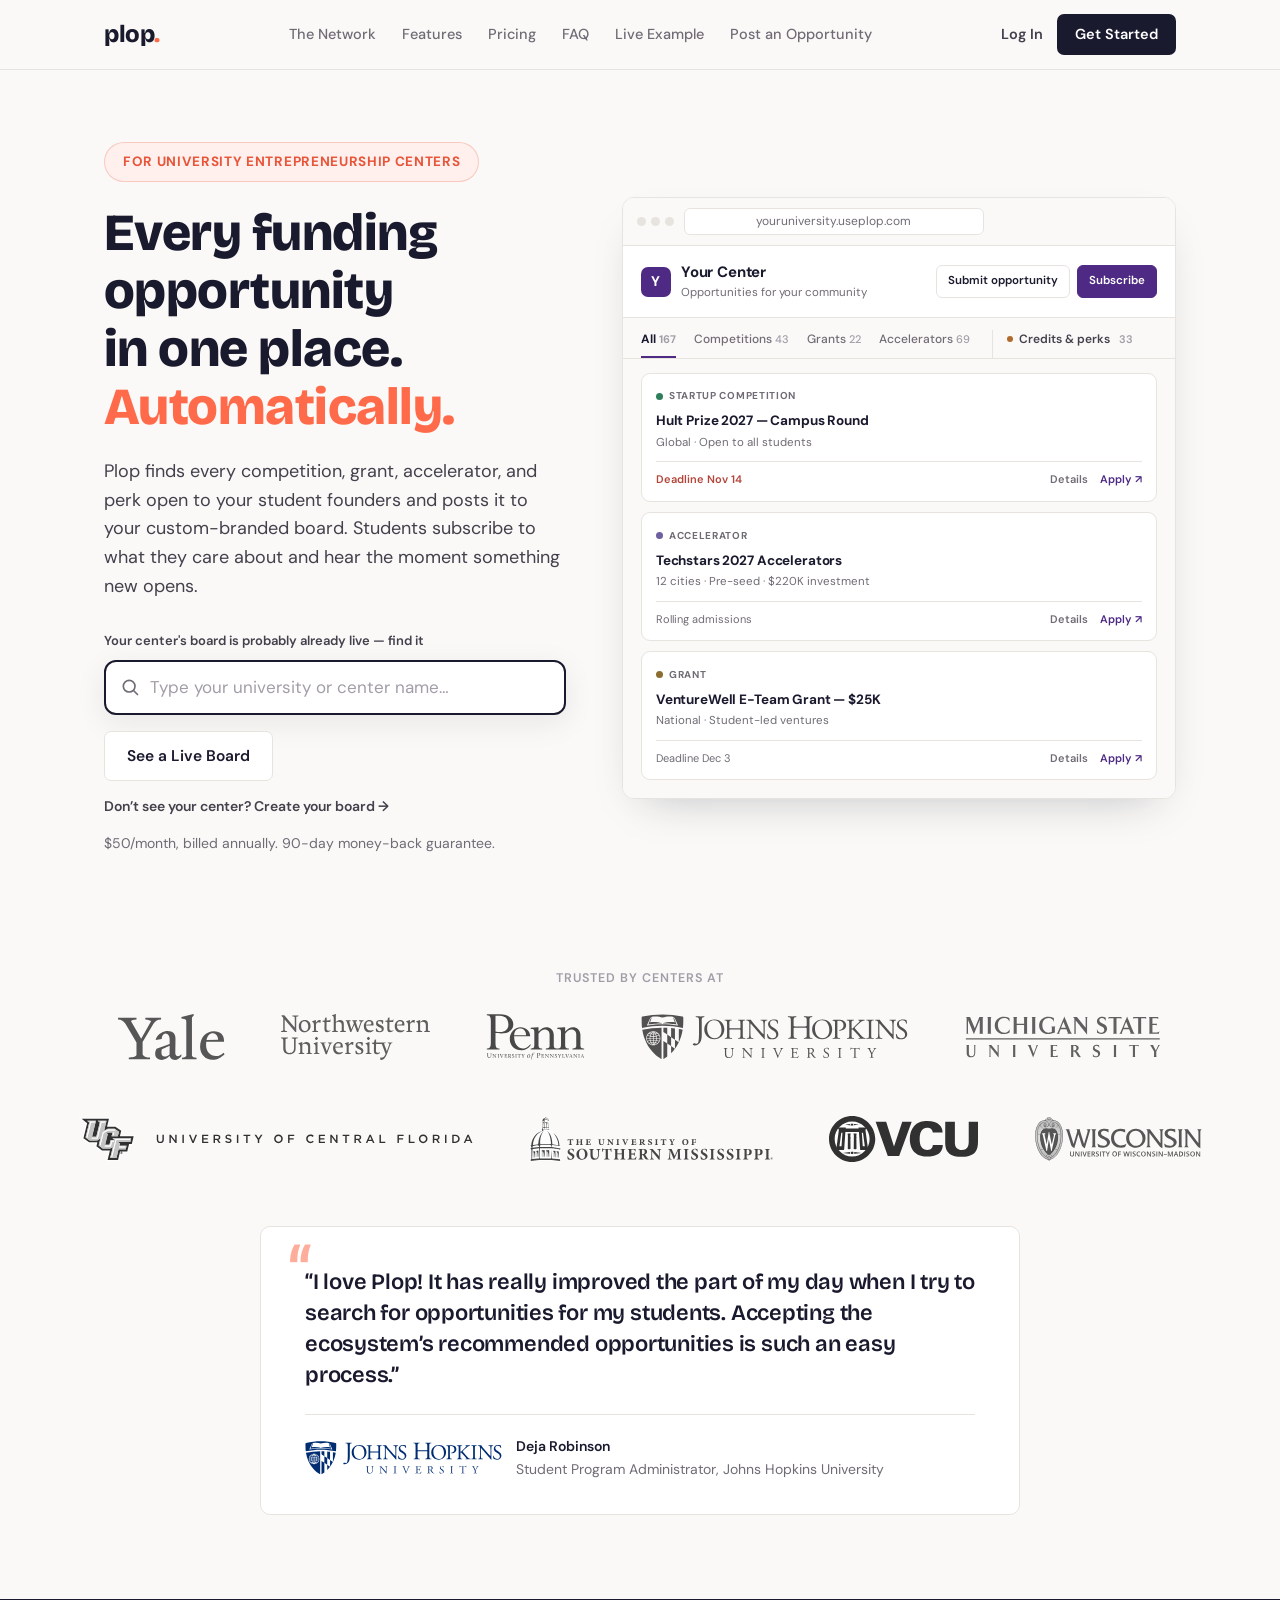
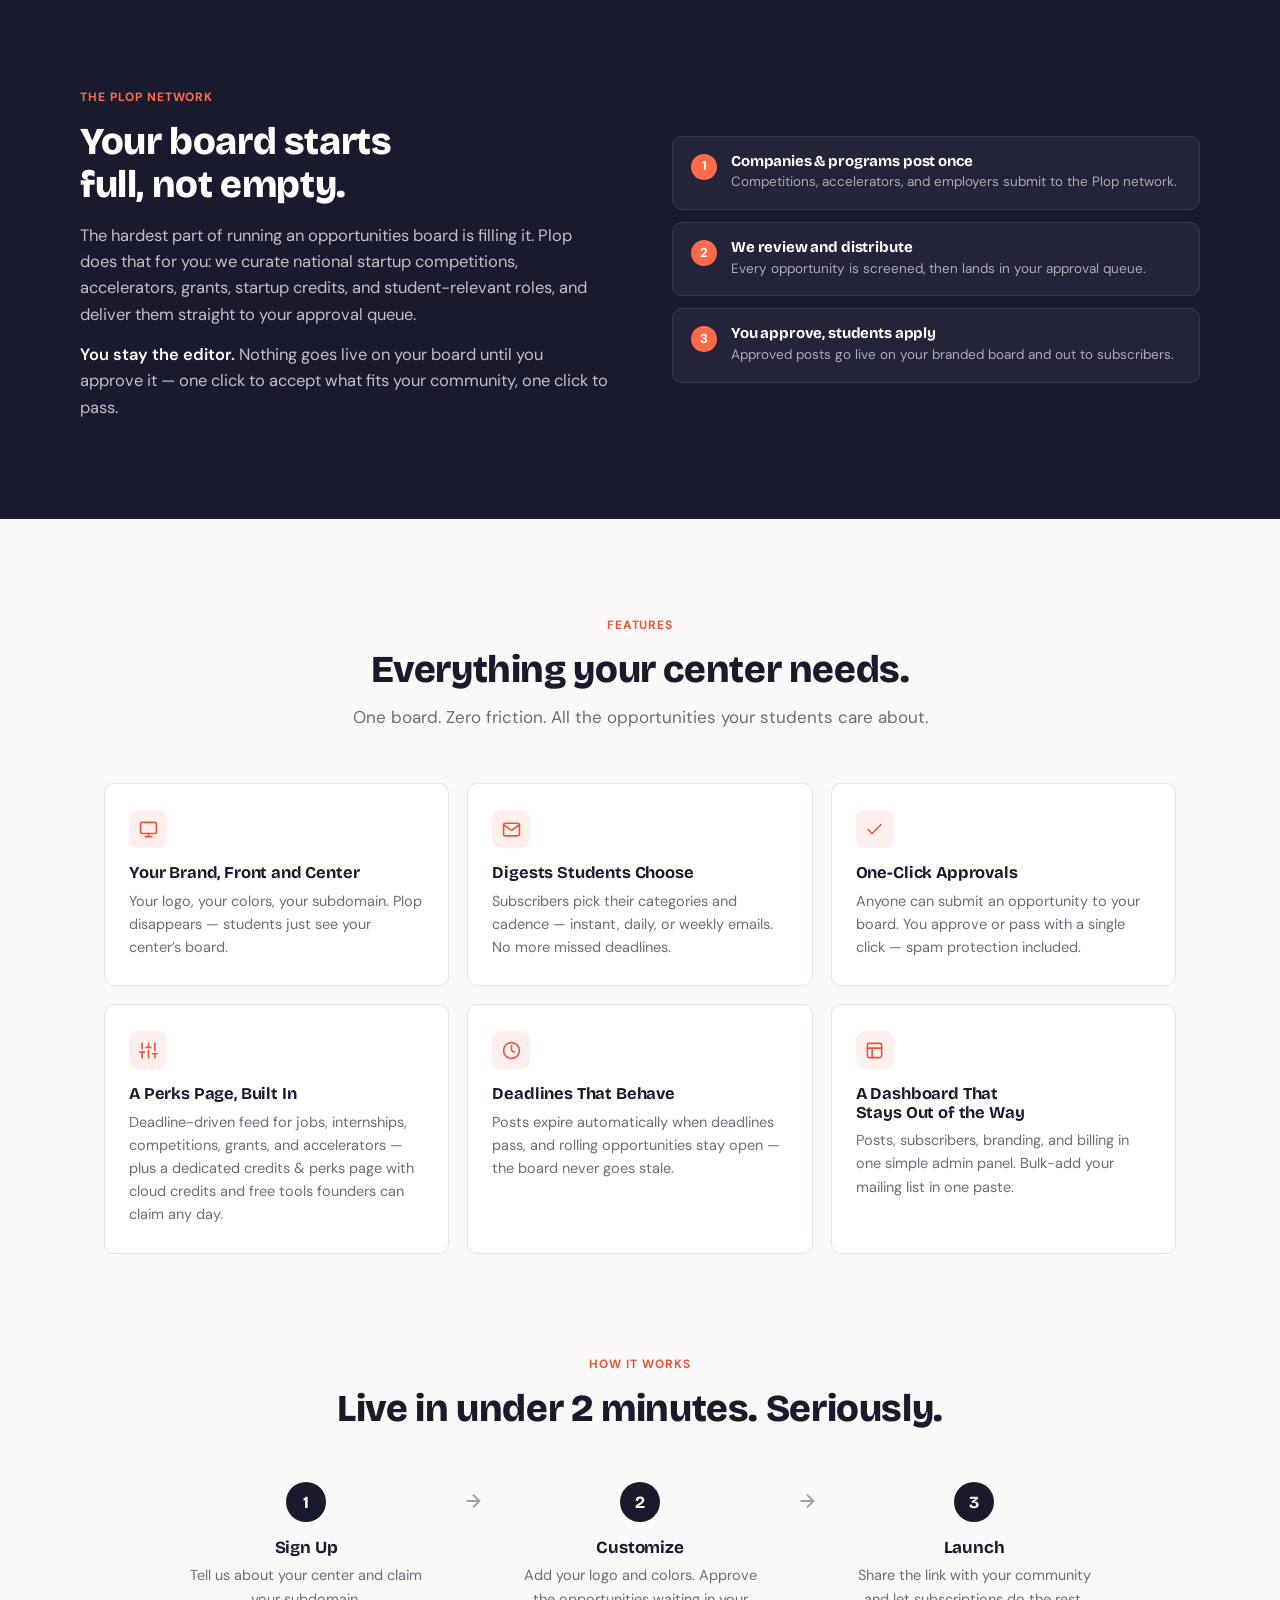
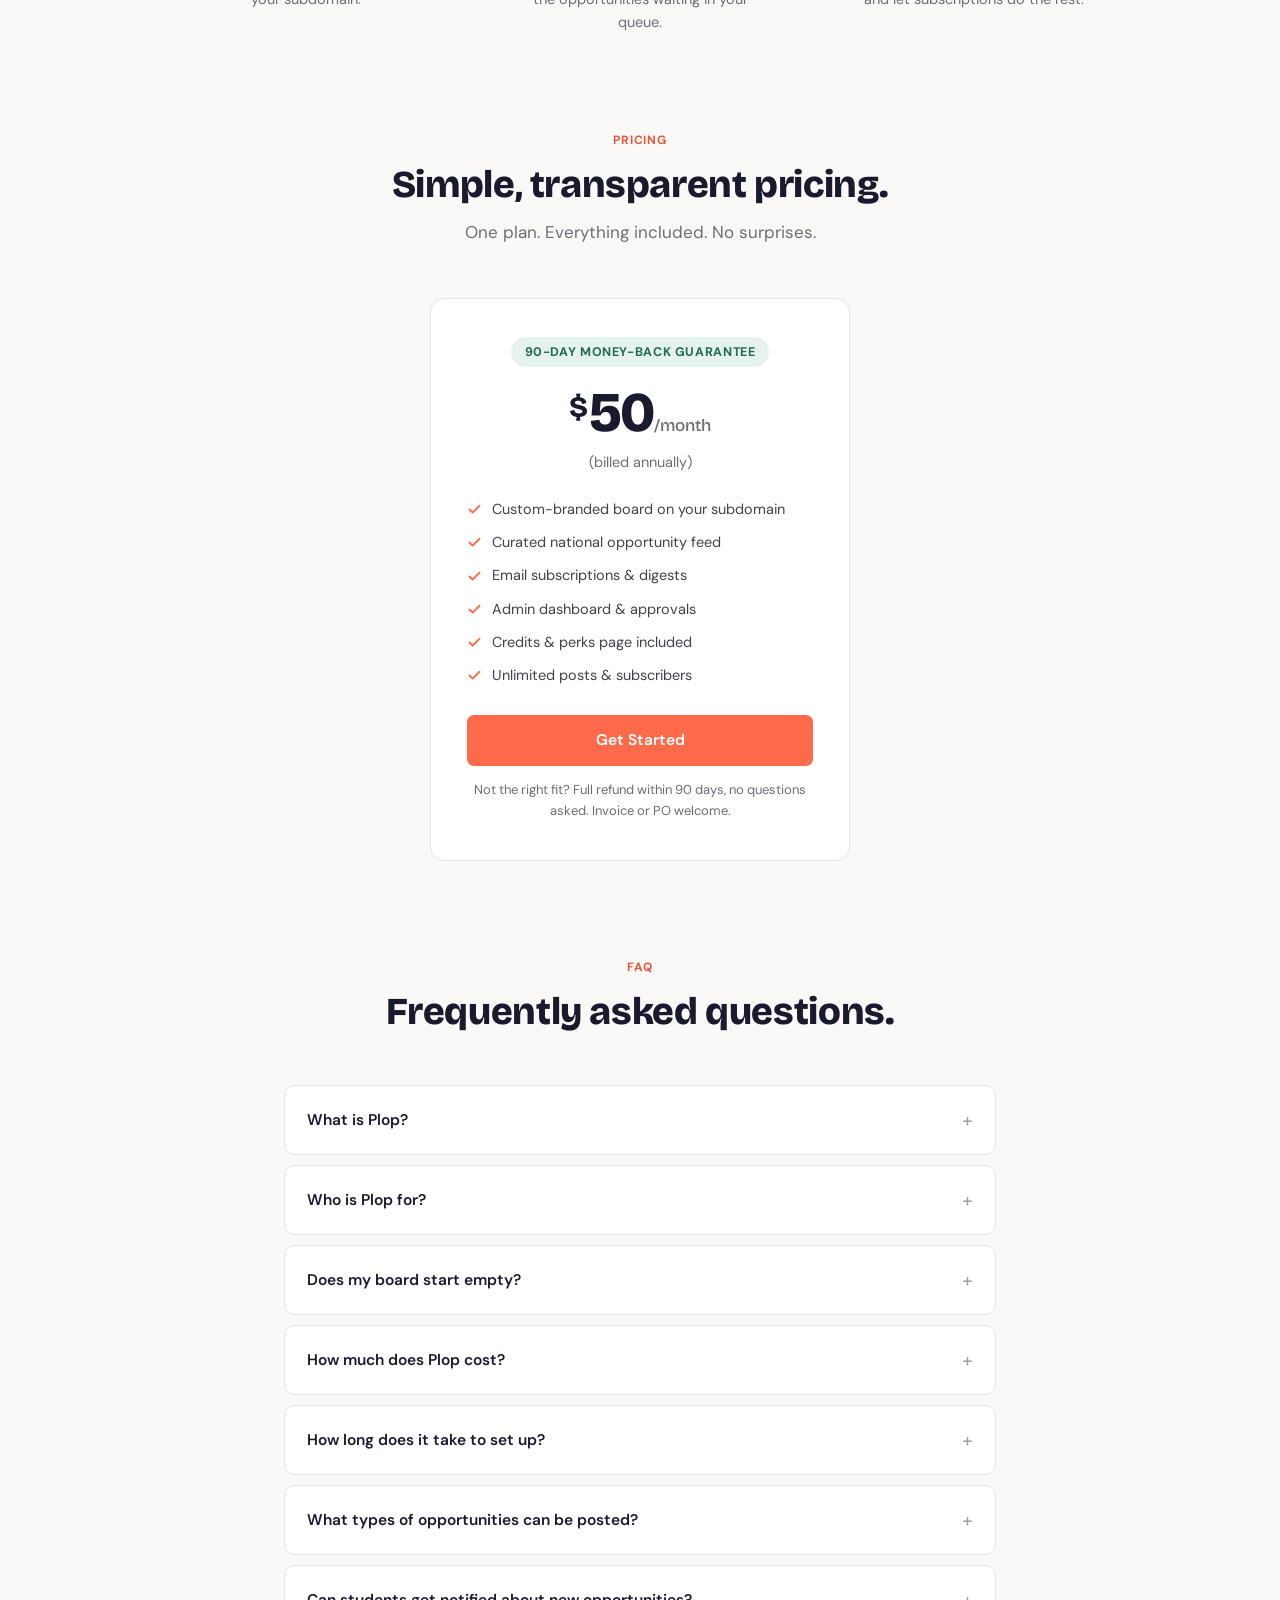
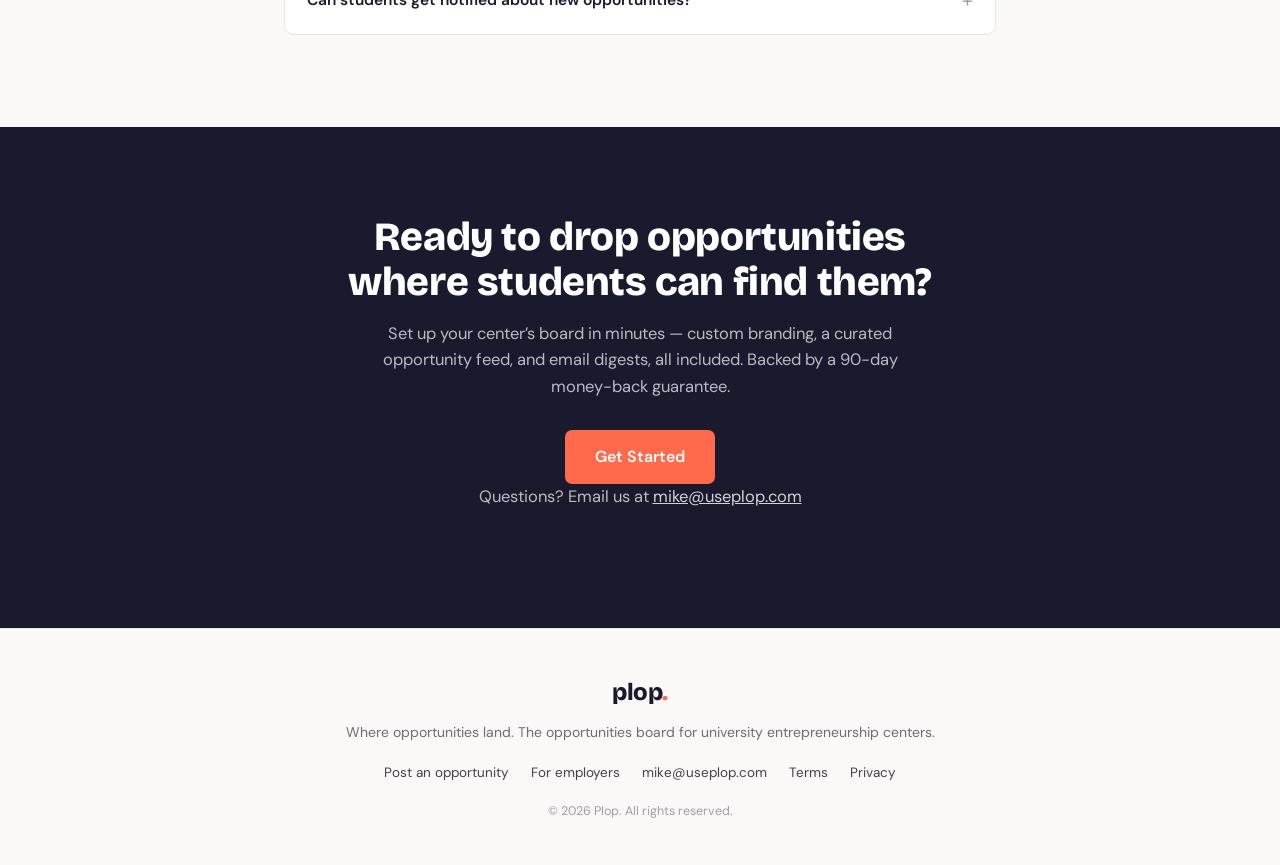
<file: index.html>
<!DOCTYPE html>
<html lang="en">
<head>
  <meta charset="UTF-8">
  <meta name="viewport" content="width=device-width, initial-scale=1.0">
  <title>Plop — Opportunities Board for University Entrepreneurship Centers</title>
  <meta name="description" content="Plop puts every funding opportunity for student founders in one place, automatically. A custom-branded board for university entrepreneurship centers: competitions, grants, accelerators, and startup perks, sourced for you and delivered to students by email. Live in minutes, starting full, not empty.">
  <meta name="robots" content="index, follow">
  <link rel="canonical" href="https://useplop.com/">
  <link rel="icon" type="image/svg+xml" href="/favicon.svg">
  <!-- Open Graph -->
  <meta property="og:type" content="website">
  <meta property="og:url" content="https://useplop.com/">
  <meta property="og:title" content="Plop — Opportunities Board for University Entrepreneurship Centers">
  <meta property="og:description" content="Every funding opportunity for student founders in one place, automatically. Competitions, grants, accelerators, and startup perks on a custom-branded board for your entrepreneurship center — live in minutes, starting full, not empty.">
  <meta property="og:image" content="https://useplop.com/images/og-image-v2.png">
  <meta property="og:image:width" content="1200">
  <meta property="og:image:height" content="630">
  <!-- Twitter Card -->
  <meta name="twitter:card" content="summary_large_image">
  <meta name="twitter:title" content="Plop — Opportunities Board for University Entrepreneurship Centers">
  <meta name="twitter:description" content="Every funding opportunity for student founders in one place, automatically. Competitions, grants, accelerators, and startup perks on a custom-branded board for your entrepreneurship center.">
  <meta name="twitter:image" content="https://useplop.com/images/og-image-v2.png">
  <!-- Structured Data -->
  <script type="application/ld+json">
  {
    "@context": "https://schema.org",
    "@type": "SoftwareApplication",
    "name": "Plop",
    "url": "https://useplop.com",
    "applicationCategory": "BusinessApplication",
    "operatingSystem": "Web",
    "description": "The custom-branded opportunities board for university entrepreneurship centers. Helps students discover jobs, internships, startup competitions, grants, accelerators, and startup credits in one place.",
    "offers": {
      "@type": "Offer",
      "price": "600.00",
      "priceCurrency": "USD",
      "priceSpecification": {
        "@type": "UnitPriceSpecification",
        "price": "600.00",
        "priceCurrency": "USD",
        "billingDuration": "P1Y"
      }
    },
    "provider": {
      "@type": "Organization",
      "name": "Plop",
      "url": "https://useplop.com",
      "email": "mike@useplop.com",
      "logo": "https://useplop.com/favicon.svg"
    },
    "featureList": [
      "Custom-branded board with your logo, colors, and subdomain",
      "Curated national opportunities delivered to your approval queue",
      "Email subscriptions with instant, daily, or weekly digests",
      "Public submissions with one-click admin approval and spam protection",
      "Categories for jobs, internships, startup competitions, grants, accelerators, and startup credits",
      "Dedicated startup credits & perks page with claimable offers",
      "Rolling deadlines for always-open opportunities",
      "Mobile-friendly responsive design",
      "Admin dashboard for posts, subscribers, and branding"
    ]
  }
  </script>
  <script type="application/ld+json">
  {
    "@context": "https://schema.org",
    "@type": "FAQPage",
    "mainEntity": [
      {
        "@type": "Question",
        "name": "What is Plop?",
        "acceptedAnswer": {
          "@type": "Answer",
          "text": "Plop is a custom-branded opportunities board built for university entrepreneurship centers. It gives students one place to find jobs, internships, startup competitions, grants, accelerators, and startup credits. Each center gets its own branded subdomain (e.g., youruniversity.useplop.com) with their logo and colors."
        }
      },
      {
        "@type": "Question",
        "name": "Who is Plop for?",
        "acceptedAnswer": {
          "@type": "Answer",
          "text": "Plop is designed for university entrepreneurship centers, innovation hubs, incubators, and accelerators that want a single place to share opportunities with their students — instead of letting them disappear into Slack channels and newsletters."
        }
      },
      {
        "@type": "Question",
        "name": "Does my board start empty?",
        "acceptedAnswer": {
          "@type": "Answer",
          "text": "No. Plop curates national opportunities — startup competitions, accelerators, grants, and student-relevant jobs — and delivers them to every board's approval queue, plus a ready-made credits & perks page with offers like GitHub, AWS, and Google Cloud credits. You approve what fits your community, so your board is useful from day one."
        }
      },
      {
        "@type": "Question",
        "name": "How much does Plop cost?",
        "acceptedAnswer": {
          "@type": "Answer",
          "text": "Plop is $50 per month, billed annually ($600 per year), backed by a 90-day money-back guarantee — if it isn't working for your center, you get a full refund. This includes everything: custom branding, the curated opportunity feed, email subscriptions, admin dashboard, and unlimited posts. There are no hidden fees or tiered plans, and invoices or purchase orders are welcome."
        }
      },
      {
        "@type": "Question",
        "name": "How long does it take to set up Plop?",
        "acceptedAnswer": {
          "@type": "Answer",
          "text": "Less than 2 minutes. Sign up, add your logo and colors, and share your custom URL with your community. Your board arrives with current national opportunities already waiting in your approval queue."
        }
      },
      {
        "@type": "Question",
        "name": "What types of opportunities can be posted on Plop?",
        "acceptedAnswer": {
          "@type": "Answer",
          "text": "Plop supports jobs, internships, startup competitions, grants, accelerators, and startup credits. Anyone can submit an opportunity through your board, and admins approve submissions with one click before they go live. Opportunities with rolling deadlines are supported too."
        }
      },
      {
        "@type": "Question",
        "name": "Can students get notified about new opportunities?",
        "acceptedAnswer": {
          "@type": "Answer",
          "text": "Yes. Students subscribe to the categories they care about and choose instant, daily, or weekly email digests — so they never miss a deadline."
        }
      }
    ]
  }
  </script>
  <script type="application/ld+json">
  {
    "@context": "https://schema.org",
    "@type": "Organization",
    "name": "Plop",
    "url": "https://useplop.com",
    "logo": "https://useplop.com/favicon.svg",
    "email": "mike@useplop.com",
    "description": "The custom-branded opportunities board for university entrepreneurship centers.",
    "foundingDate": "2025",
    "sameAs": []
  }
  </script>
  <link rel="preconnect" href="https://fonts.googleapis.com">
  <link rel="preconnect" href="https://fonts.gstatic.com" crossorigin>
  <link href="https://fonts.googleapis.com/css2?family=DM+Sans:ital,opsz,wght@0,9..40,400;0,9..40,500;0,9..40,600;0,9..40,700;1,9..40,400&family=Bricolage+Grotesque:opsz,wght@12..96,400;12..96,600;12..96,700;12..96,800&display=swap" rel="stylesheet">
  <link rel="stylesheet" href="style.css">
</head>
<body>

  <!-- Nav -->
  <nav class="nav">
    <div class="nav-inner">
      <a href="#" class="logo">plop<span class="logo-dot">.</span></a>
      <div class="nav-links">
        <a href="#network" class="nav-link">The Network</a>
        <a href="#features" class="nav-link">Features</a>
        <a href="#pricing" class="nav-link">Pricing</a>
        <a href="#faq" class="nav-link">FAQ</a>
        <a href="https://board.useplop.com" class="nav-link">Live Example</a>
        <a href="https://app.useplop.com/submit" class="nav-link">Post an Opportunity</a>
      </div>
      <div class="nav-actions">
        <a href="https://app.useplop.com/login" class="nav-login">Log In</a>
        <a href="https://app.useplop.com" class="nav-cta">Get Started</a>
        <button class="nav-menu-btn" type="button" aria-label="Open menu" aria-expanded="false" aria-controls="mobile-menu">
          <svg width="22" height="22" viewBox="0 0 24 24" fill="none" stroke="currentColor" stroke-width="2" stroke-linecap="round" aria-hidden="true">
            <line class="menu-line-1" x1="4" y1="7" x2="20" y2="7"/>
            <line class="menu-line-2" x1="4" y1="12" x2="20" y2="12"/>
            <line class="menu-line-3" x1="4" y1="17" x2="20" y2="17"/>
          </svg>
        </button>
      </div>
    </div>
    <div class="nav-mobile" id="mobile-menu">
      <a href="#network" class="nav-mobile-link">The Network</a>
      <a href="#features" class="nav-mobile-link">Features</a>
      <a href="#pricing" class="nav-mobile-link">Pricing</a>
      <a href="#faq" class="nav-mobile-link">FAQ</a>
      <a href="https://board.useplop.com" class="nav-mobile-link">Live Example</a>
      <a href="https://app.useplop.com/submit" class="nav-mobile-link">Post an Opportunity</a>
      <a href="https://app.useplop.com/login" class="nav-mobile-link nav-mobile-login">Log In</a>
    </div>
  </nav>

  <!-- Hero -->
  <section class="hero">
    <div class="hero-content">
      <div class="hero-badge">For University Entrepreneurship Centers</div>
      <h1>Every funding opportunity in one place.<br><span class="hero-highlight">Automatically.</span></h1>
      <p class="hero-subtitle">Plop finds every competition, grant, accelerator, and perk open to your student founders and posts it to your custom-branded board. Students subscribe to what they care about and hear the moment something new opens.</p>
      <div class="finder" id="finder">
        <label for="finder-q" class="finder-label">Your center's board is probably already live &mdash; find it</label>
        <div class="finder-input">
          <svg viewBox="0 0 24 24" fill="none" stroke="currentColor" stroke-width="2" stroke-linecap="round" stroke-linejoin="round" aria-hidden="true"><circle cx="11" cy="11" r="7"/><line x1="21" y1="21" x2="16.5" y2="16.5"/></svg>
          <input id="finder-q" type="search" placeholder="Type your university or center name&hellip;" autocomplete="off" aria-label="Find your center's board">
        </div>
        <div class="finder-results" id="finder-results" hidden></div>
      </div>
      <div class="hero-actions">
        <a href="https://board.useplop.com" class="btn-ghost">See a Live Board</a>
        <a href="https://app.useplop.com" class="hero-alt">Don&rsquo;t see your center? Create your board &rarr;</a>
      </div>
      <p class="hero-note">$50/month, billed annually. 90-day money-back guarantee.</p>
    </div>
    <div class="hero-visual">
      <div class="board-mock" aria-hidden="true">
        <div class="mock-browser-bar">
          <div class="mock-dots"><span></span><span></span><span></span></div>
          <div class="mock-url">youruniversity.useplop.com</div>
        </div>
        <div class="mock-header">
          <div class="mock-org">
            <div class="mock-org-chip">Y</div>
            <div>
              <div class="mock-org-name">Your Center</div>
              <div class="mock-org-sub">Opportunities for your community</div>
            </div>
          </div>
          <div class="mock-header-actions">
            <span class="mock-btn">Submit opportunity</span>
            <span class="mock-btn mock-btn-filled">Subscribe</span>
          </div>
        </div>
        <div class="mock-tabs">
          <span class="mock-tab active">All<span class="n">167</span></span>
          <span class="mock-tab">Competitions<span class="n">43</span></span>
          <span class="mock-tab">Grants<span class="n">22</span></span>
          <span class="mock-tab">Accelerators<span class="n">69</span></span>
          <span class="mock-tab mock-perks-pill"><span class="mock-perks-dot"></span>Credits &amp; perks<span class="n">33</span></span>
        </div>
        <div class="mock-cards">
          <div class="mock-card">
            <span class="mock-chip chip-competition">Startup Competition</span>
            <div class="mock-card-title">Hult Prize 2027 &mdash; Campus Round</div>
            <div class="mock-card-meta">Global &middot; Open to all students</div>
            <div class="mock-card-foot">
              <span class="mock-deadline warn">Deadline Nov 14</span>
              <span class="mock-links"><span class="details">Details</span><span class="apply">Apply &#8599;</span></span>
            </div>
          </div>
          <div class="mock-card">
            <span class="mock-chip chip-accelerator">Accelerator</span>
            <div class="mock-card-title">Techstars 2027 Accelerators</div>
            <div class="mock-card-meta">12 cities &middot; Pre-seed &middot; $220K investment</div>
            <div class="mock-card-foot">
              <span class="mock-deadline">Rolling admissions</span>
              <span class="mock-links"><span class="details">Details</span><span class="apply">Apply &#8599;</span></span>
            </div>
          </div>
          <div class="mock-card">
            <span class="mock-chip chip-grant">Grant</span>
            <div class="mock-card-title">VentureWell E-Team Grant &mdash; $25K</div>
            <div class="mock-card-meta">National &middot; Student-led ventures</div>
            <div class="mock-card-foot">
              <span class="mock-deadline">Deadline Dec 3</span>
              <span class="mock-links"><span class="details">Details</span><span class="apply">Apply &#8599;</span></span>
            </div>
          </div>
        </div>
      </div>
    </div>
  </section>

  <!-- Used By -->
  <section class="used-by">
    <p class="used-by-text">Trusted by centers at</p>
    <div class="used-by-logos">
      <a href="https://city.yale.edu/" target="_blank" rel="noopener noreferrer" class="used-by-link"><img src="images/logo-yale.svg" alt="Yale University" class="used-by-logo"></a>
      <a href="https://www.thegarage.northwestern.edu/" target="_blank" rel="noopener noreferrer" class="used-by-link"><img src="images/logo-northwestern.svg" alt="Northwestern University" class="used-by-logo"></a>
      <a href="https://eent.engineering.upenn.edu/" target="_blank" rel="noopener noreferrer" class="used-by-link"><img src="images/logo-penn.svg" alt="University of Pennsylvania" class="used-by-logo"></a>
      <a href="https://pavacenter.jhu.edu/" target="_blank" rel="noopener noreferrer" class="used-by-link"><img src="images/logo-jhu.svg" alt="Johns Hopkins University" class="used-by-logo"></a>
      <a href="https://entrepreneurship.msu.edu/" target="_blank" rel="noopener noreferrer" class="used-by-link"><img src="images/logo-michigan-state.svg" alt="Michigan State University" class="used-by-logo"></a>
      <a href="https://cel.ucf.edu/" target="_blank" rel="noopener noreferrer" class="used-by-link"><img src="images/logo-ucf.svg" alt="University of Central Florida" class="used-by-logo"></a>
      <a href="https://www.usm.edu/business/hatchery/index.php" target="_blank" rel="noopener noreferrer" class="used-by-link"><img src="images/logo-southern-miss.svg" alt="The University of Southern Mississippi" class="used-by-logo"></a>
      <a href="https://davincicenter.vcu.edu/" target="_blank" rel="noopener noreferrer" class="used-by-link"><img src="images/logo-vcu.svg" alt="Virginia Commonwealth University" class="used-by-logo"></a>
      <a href="https://entrepreneurship.wisc.edu/" target="_blank" rel="noopener noreferrer" class="used-by-link"><img src="images/logo-wisconsin.svg" alt="University of Wisconsin–Madison" class="used-by-logo"></a>
    </div>
  </section>

  <!-- Testimonial -->
  <section class="testimonial" aria-label="What centers say">
    <figure class="testimonial-card">
      <blockquote>
        <p>&ldquo;I love Plop! It has really improved the part of my day when I try to search for opportunities for my students. Accepting the ecosystem&rsquo;s recommended opportunities is such an easy process.&rdquo;</p>
      </blockquote>
      <figcaption>
        <img src="images/logo-jhu.svg" alt="" class="testimonial-logo">
        <div>
          <strong>Deja Robinson</strong>
          <span>Student Program Administrator, Johns Hopkins University</span>
        </div>
      </figcaption>
    </figure>
  </section>

  <!-- Network -->
  <section class="network" id="network">
    <div class="network-inner">
      <div class="network-copy">
        <div class="section-badge">The Plop Network</div>
        <h2>Your board starts full, not empty.</h2>
        <p>The hardest part of running an opportunities board is filling it. Plop does that for you: we curate national startup competitions, accelerators, grants, startup credits, and student-relevant roles, and deliver them straight to your approval queue.</p>
        <p><strong>You stay the editor.</strong> Nothing goes live on your board until you approve it &mdash; one click to accept what fits your community, one click to pass.</p>
      </div>
      <div class="network-flow">
        <div class="flow-item">
          <div class="flow-num">1</div>
          <div>
            <h3>Companies &amp; programs post once</h3>
            <p>Competitions, accelerators, and employers submit to the Plop network.</p>
          </div>
        </div>
        <div class="flow-item">
          <div class="flow-num">2</div>
          <div>
            <h3>We review and distribute</h3>
            <p>Every opportunity is screened, then lands in your approval queue.</p>
          </div>
        </div>
        <div class="flow-item">
          <div class="flow-num">3</div>
          <div>
            <h3>You approve, students apply</h3>
            <p>Approved posts go live on your branded board and out to subscribers.</p>
          </div>
        </div>
      </div>
    </div>
  </section>

  <!-- Features -->
  <section class="features" id="features">
    <div class="section-header">
      <div class="section-badge">Features</div>
      <h2>Everything your center needs.</h2>
      <p>One board. Zero friction. All the opportunities your students care about.</p>
    </div>
    <div class="features-grid">
      <div class="feature-card">
        <div class="feature-icon">
          <svg viewBox="0 0 24 24" fill="none" stroke="currentColor" stroke-width="2" stroke-linecap="round" stroke-linejoin="round"><rect x="2" y="3" width="20" height="14" rx="2"/><path d="M8 21h8"/><path d="M12 17v4"/></svg>
        </div>
        <h3>Your Brand, Front and Center</h3>
        <p>Your logo, your colors, your subdomain. Plop disappears &mdash; students just see your center&rsquo;s board.</p>
      </div>
      <div class="feature-card">
        <div class="feature-icon">
          <svg viewBox="0 0 24 24" fill="none" stroke="currentColor" stroke-width="2" stroke-linecap="round" stroke-linejoin="round"><path d="M4 4h16c1.1 0 2 .9 2 2v12c0 1.1-.9 2-2 2H4c-1.1 0-2-.9-2-2V6c0-1.1.9-2 2-2z"/><polyline points="22,6 12,13 2,6"/></svg>
        </div>
        <h3>Digests Students Choose</h3>
        <p>Subscribers pick their categories and cadence &mdash; instant, daily, or weekly emails. No more missed deadlines.</p>
      </div>
      <div class="feature-card">
        <div class="feature-icon">
          <svg viewBox="0 0 24 24" fill="none" stroke="currentColor" stroke-width="2" stroke-linecap="round" stroke-linejoin="round"><polyline points="20 6 9 17 4 12"/></svg>
        </div>
        <h3>One-Click Approvals</h3>
        <p>Anyone can submit an opportunity to your board. You approve or pass with a single click &mdash; spam protection included.</p>
      </div>
      <div class="feature-card">
        <div class="feature-icon">
          <svg viewBox="0 0 24 24" fill="none" stroke="currentColor" stroke-width="2" stroke-linecap="round" stroke-linejoin="round"><line x1="4" y1="21" x2="4" y2="14"/><line x1="4" y1="10" x2="4" y2="3"/><line x1="12" y1="21" x2="12" y2="12"/><line x1="12" y1="8" x2="12" y2="3"/><line x1="20" y1="21" x2="20" y2="16"/><line x1="20" y1="12" x2="20" y2="3"/><line x1="1" y1="14" x2="7" y2="14"/><line x1="9" y1="8" x2="15" y2="8"/><line x1="17" y1="16" x2="23" y2="16"/></svg>
        </div>
        <h3>A Perks Page, Built In</h3>
        <p>Deadline-driven feed for jobs, internships, competitions, grants, and accelerators &mdash; plus a dedicated credits &amp; perks page with cloud credits and free tools founders can claim any day.</p>
      </div>
      <div class="feature-card">
        <div class="feature-icon">
          <svg viewBox="0 0 24 24" fill="none" stroke="currentColor" stroke-width="2" stroke-linecap="round" stroke-linejoin="round"><circle cx="12" cy="12" r="10"/><polyline points="12 6 12 12 16 14"/></svg>
        </div>
        <h3>Deadlines That Behave</h3>
        <p>Posts expire automatically when deadlines pass, and rolling opportunities stay open &mdash; the board never goes stale.</p>
      </div>
      <div class="feature-card">
        <div class="feature-icon">
          <svg viewBox="0 0 24 24" fill="none" stroke="currentColor" stroke-width="2" stroke-linecap="round" stroke-linejoin="round"><rect x="3" y="3" width="18" height="18" rx="2"/><path d="M3 9h18"/><path d="M9 21V9"/></svg>
        </div>
        <h3>A Dashboard That Stays Out of the Way</h3>
        <p>Posts, subscribers, branding, and billing in one simple admin panel. Bulk-add your mailing list in one paste.</p>
      </div>
    </div>
  </section>

  <!-- How It Works -->
  <section class="how-it-works" id="how-it-works">
    <div class="section-header">
      <div class="section-badge">How It Works</div>
      <h2>Live in under 2 minutes. Seriously.</h2>
    </div>
    <div class="steps">
      <div class="step">
        <div class="step-number">1</div>
        <h3>Sign Up</h3>
        <p>Tell us about your center and claim your subdomain.</p>
      </div>
      <div class="step-arrow">
        <svg viewBox="0 0 24 24" fill="none" stroke="currentColor" stroke-width="2"><path d="M5 12h14M12 5l7 7-7 7"/></svg>
      </div>
      <div class="step">
        <div class="step-number">2</div>
        <h3>Customize</h3>
        <p>Add your logo and colors. Approve the opportunities waiting in your queue.</p>
      </div>
      <div class="step-arrow">
        <svg viewBox="0 0 24 24" fill="none" stroke="currentColor" stroke-width="2"><path d="M5 12h14M12 5l7 7-7 7"/></svg>
      </div>
      <div class="step">
        <div class="step-number">3</div>
        <h3>Launch</h3>
        <p>Share the link with your community and let subscriptions do the rest.</p>
      </div>
    </div>
  </section>

  <!-- Pricing -->
  <section class="pricing" id="pricing">
    <div class="section-header">
      <div class="section-badge">Pricing</div>
      <h2>Simple, transparent pricing.</h2>
      <p>One plan. Everything included. No surprises.</p>
    </div>
    <div class="pricing-card">
      <div class="pricing-free-trial">90-day money-back guarantee</div>
      <div class="pricing-amount">
        <span class="pricing-dollar">$</span>50<span class="pricing-period">/month</span>
      </div>
      <div class="pricing-yearly-option">(billed annually)</div>
      <ul class="pricing-features">
        <li>
          <svg viewBox="0 0 24 24" fill="none" stroke="currentColor" stroke-width="3" stroke-linecap="round" stroke-linejoin="round"><polyline points="20 6 9 17 4 12"/></svg>
          Custom-branded board on your subdomain
        </li>
        <li>
          <svg viewBox="0 0 24 24" fill="none" stroke="currentColor" stroke-width="3" stroke-linecap="round" stroke-linejoin="round"><polyline points="20 6 9 17 4 12"/></svg>
          Curated national opportunity feed
        </li>
        <li>
          <svg viewBox="0 0 24 24" fill="none" stroke="currentColor" stroke-width="3" stroke-linecap="round" stroke-linejoin="round"><polyline points="20 6 9 17 4 12"/></svg>
          Email subscriptions &amp; digests
        </li>
        <li>
          <svg viewBox="0 0 24 24" fill="none" stroke="currentColor" stroke-width="3" stroke-linecap="round" stroke-linejoin="round"><polyline points="20 6 9 17 4 12"/></svg>
          Admin dashboard &amp; approvals
        </li>
        <li>
          <svg viewBox="0 0 24 24" fill="none" stroke="currentColor" stroke-width="3" stroke-linecap="round" stroke-linejoin="round"><polyline points="20 6 9 17 4 12"/></svg>
          Credits &amp; perks page included
        </li>
        <li>
          <svg viewBox="0 0 24 24" fill="none" stroke="currentColor" stroke-width="3" stroke-linecap="round" stroke-linejoin="round"><polyline points="20 6 9 17 4 12"/></svg>
          Unlimited posts &amp; subscribers
        </li>
      </ul>
      <a href="https://app.useplop.com" class="btn-primary pricing-cta">Get Started</a>
      <p class="pricing-trial-note">Not the right fit? Full refund within 90 days, no questions asked. Invoice or PO welcome.</p>
    </div>
  </section>

  <!-- FAQ -->
  <section class="faq" id="faq">
    <div class="section-header">
      <div class="section-badge">FAQ</div>
      <h2>Frequently asked questions.</h2>
    </div>
    <div class="faq-list">
      <details class="faq-item">
        <summary class="faq-question">What is Plop?</summary>
        <div class="faq-answer">
          <p>Plop is a custom-branded opportunities board built for university entrepreneurship centers. It gives students one place to find jobs, internships, startup competitions, grants, accelerators, and startup credits. Each center gets its own branded subdomain (e.g., youruniversity.useplop.com) with their logo and colors.</p>
        </div>
      </details>
      <details class="faq-item">
        <summary class="faq-question">Who is Plop for?</summary>
        <div class="faq-answer">
          <p>Plop is designed for university entrepreneurship centers, innovation hubs, incubators, and accelerators that want a single place to share opportunities with their students &mdash; instead of letting them disappear into Slack channels and newsletters.</p>
        </div>
      </details>
      <details class="faq-item">
        <summary class="faq-question">Does my board start empty?</summary>
        <div class="faq-answer">
          <p>No. Plop curates national opportunities &mdash; startup competitions, accelerators, grants, and student-relevant jobs &mdash; and delivers them to every board&rsquo;s approval queue, plus a ready-made credits &amp; perks page with offers like GitHub, AWS, and Google Cloud credits. You approve what fits your community, so your board is useful from day one.</p>
        </div>
      </details>
      <details class="faq-item">
        <summary class="faq-question">How much does Plop cost?</summary>
        <div class="faq-answer">
          <p>Plop is $50 per month, billed annually ($600 per year), backed by a 90-day money-back guarantee &mdash; if it isn&rsquo;t working for your center, you get a full refund. This includes everything: custom branding, the curated opportunity feed, email subscriptions, admin dashboard, and unlimited posts. No hidden fees or tiered plans, and invoices or purchase orders are welcome.</p>
        </div>
      </details>
      <details class="faq-item">
        <summary class="faq-question">How long does it take to set up?</summary>
        <div class="faq-answer">
          <p>Less than 2 minutes. Sign up, add your logo and colors, and share your custom URL with your community. Your board arrives with current national opportunities already waiting in your approval queue.</p>
        </div>
      </details>
      <details class="faq-item">
        <summary class="faq-question">What types of opportunities can be posted?</summary>
        <div class="faq-answer">
          <p>Jobs, internships, startup competitions, grants, accelerators, and startup credits. Anyone can submit an opportunity through your board, and admins approve submissions with one click before they go live. Rolling deadlines are supported for always-open opportunities.</p>
        </div>
      </details>
      <details class="faq-item">
        <summary class="faq-question">Can students get notified about new opportunities?</summary>
        <div class="faq-answer">
          <p>Yes. Students subscribe to the categories they care about and choose instant, daily, or weekly email digests &mdash; so they never miss a deadline.</p>
        </div>
      </details>
    </div>
  </section>

  <!-- CTA -->
  <section class="cta" id="subscribe">
    <div class="cta-content">
      <h2>Ready to drop opportunities<br>where students can find them?</h2>
      <p>Set up your center&rsquo;s board in minutes &mdash; custom branding, a curated opportunity feed, and email digests, all included. Backed by a 90-day money-back guarantee.</p>
      <div class="cta-actions">
        <a href="https://app.useplop.com" class="btn-cta">Get Started</a>
      </div>
      <p class="cta-note">Questions? Email us at <a href="mailto:mike@useplop.com">mike@useplop.com</a></p>
    </div>
  </section>

  <!-- Footer -->
  <footer class="footer">
    <div class="footer-inner">
      <a href="#" class="logo">plop<span class="logo-dot">.</span></a>
      <p class="footer-text">Where opportunities land. The opportunities board for university entrepreneurship centers.</p>
      <div class="footer-links">
        <a href="https://app.useplop.com/submit">Post an opportunity</a>
        <a href="/employers.html">For employers</a>
        <a href="mailto:mike@useplop.com">mike@useplop.com</a>
        <a href="/terms.html">Terms</a>
        <a href="/privacy.html">Privacy</a>
      </div>
      <p class="footer-copy">&copy; 2026 Plop. All rights reserved.</p>
    </div>
  </footer>

  <script src="script.js"></script>
</body>
</html>
</file>
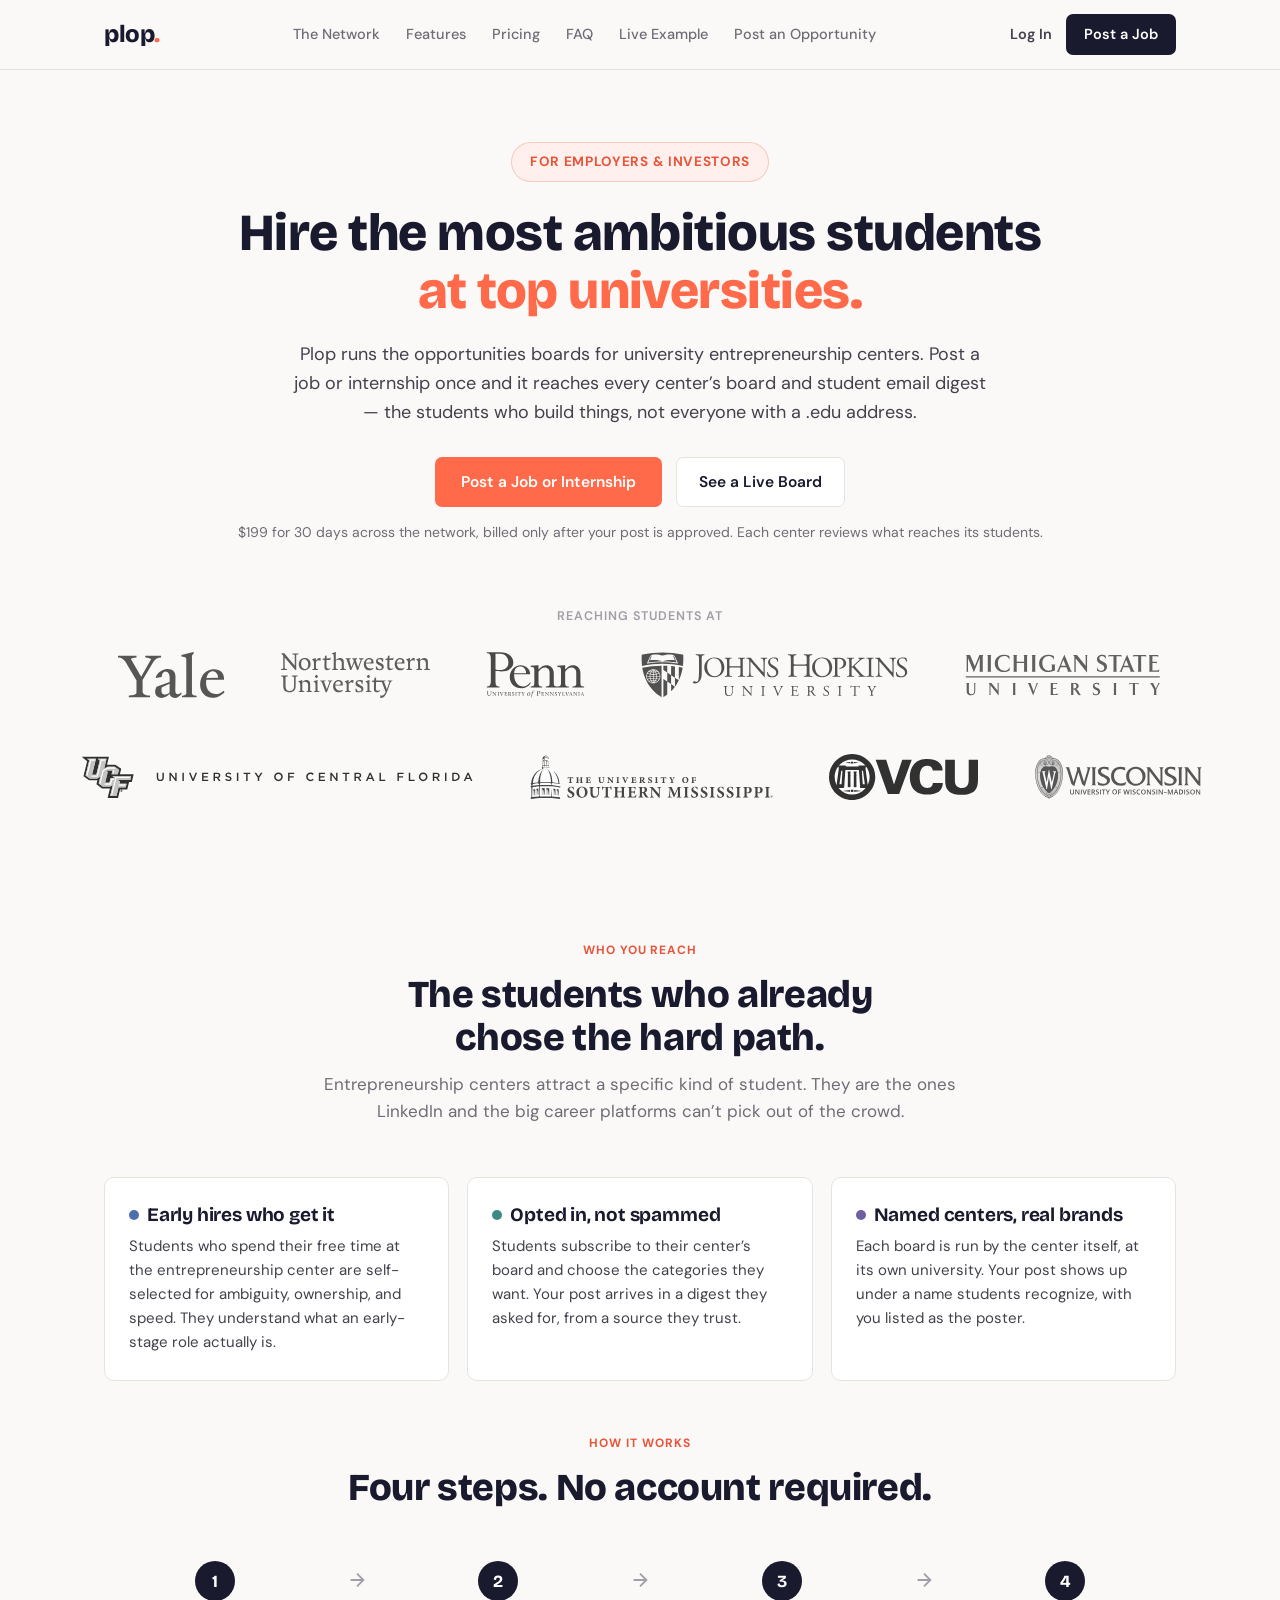
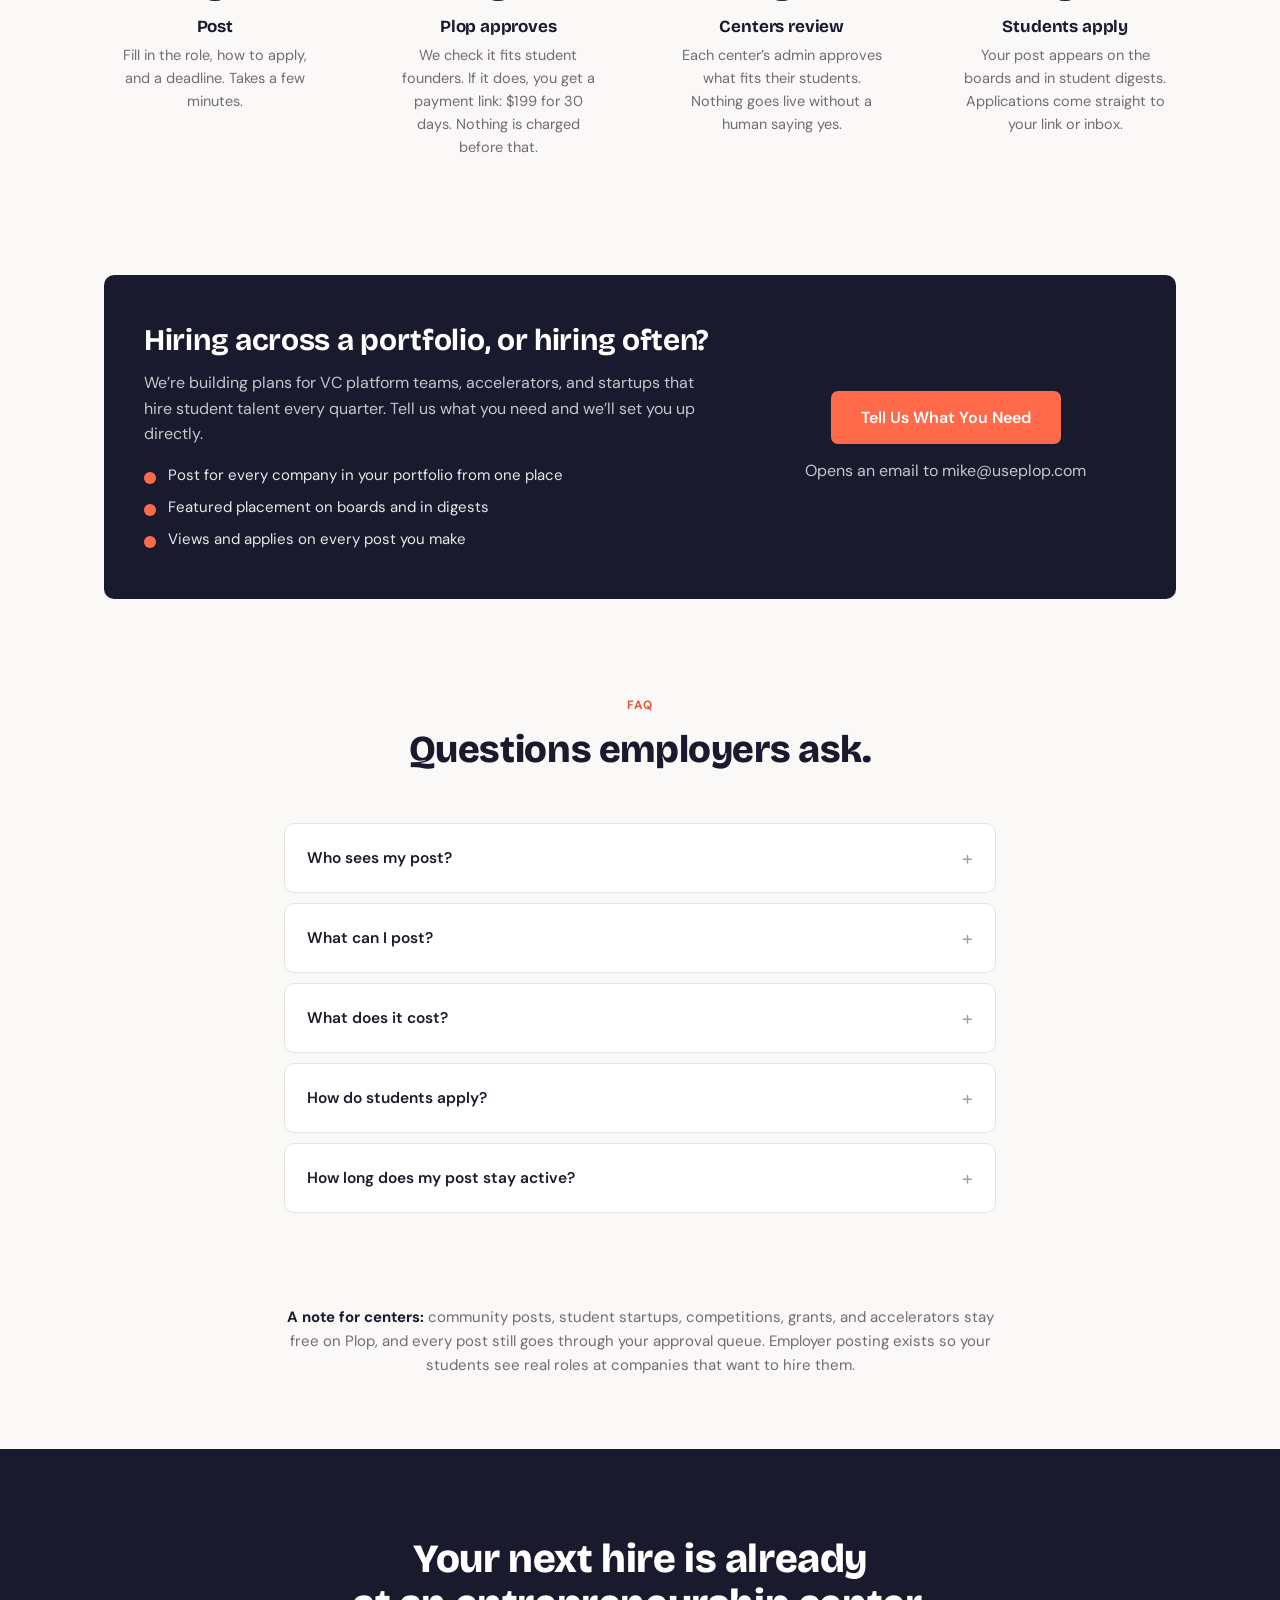
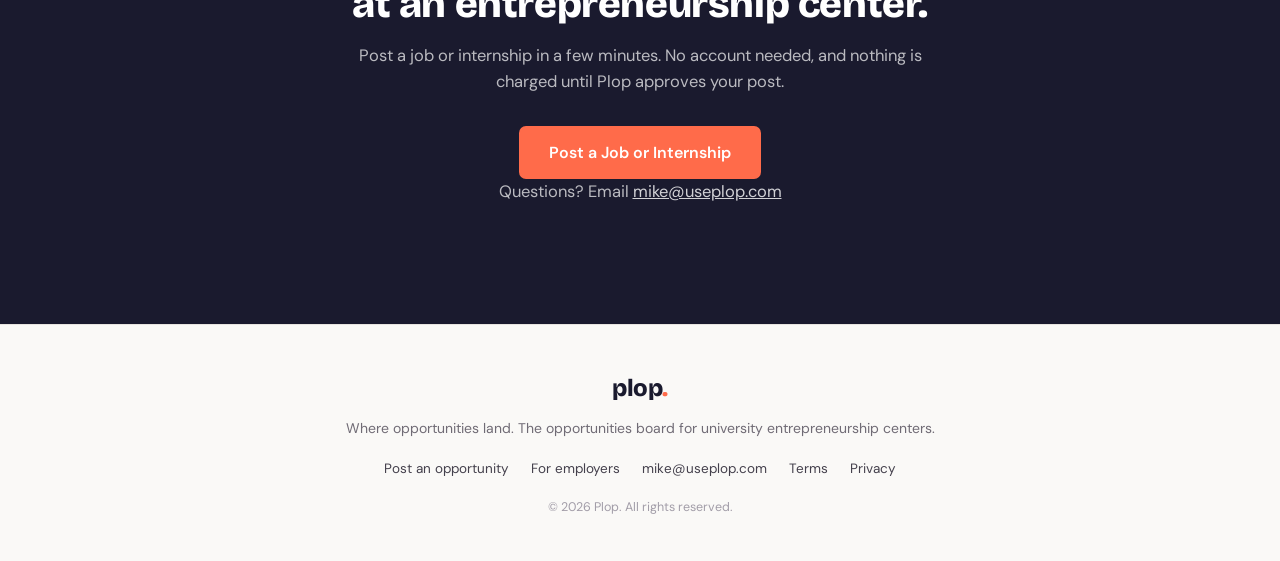
<file: employers.html>
<!DOCTYPE html>
<html lang="en">
<head>
  <meta charset="UTF-8">
  <meta name="viewport" content="width=device-width, initial-scale=1.0">
  <title>Hire the Most Ambitious Students at Top Universities — Plop</title>
  <meta name="description" content="Post a job or internship once and reach entrepreneurial students at university entrepreneurship centers across the Plop network. Free to post. Each center reviews what reaches its students.">
  <meta name="robots" content="index, follow">
  <link rel="canonical" href="https://useplop.com/employers.html">
  <link rel="icon" type="image/svg+xml" href="/favicon.svg">
  <meta property="og:type" content="website">
  <meta property="og:url" content="https://useplop.com/employers.html">
  <meta property="og:title" content="Hire the Most Ambitious Students at Top Universities — Plop">
  <meta property="og:description" content="Post once, reach entrepreneurial students at centers across the Plop network. Free to post.">
  <meta property="og:image" content="https://useplop.com/images/og-image-v2.png">
  <meta property="og:image:width" content="1200">
  <meta property="og:image:height" content="630">
  <meta name="twitter:card" content="summary_large_image">
  <meta name="twitter:title" content="Hire the Most Ambitious Students at Top Universities — Plop">
  <meta name="twitter:description" content="Post once, reach entrepreneurial students at centers across the Plop network. Free to post.">
  <meta name="twitter:image" content="https://useplop.com/images/og-image-v2.png">
  <link rel="preconnect" href="https://fonts.googleapis.com">
  <link rel="preconnect" href="https://fonts.gstatic.com" crossorigin>
  <link href="https://fonts.googleapis.com/css2?family=DM+Sans:ital,opsz,wght@0,9..40,400;0,9..40,500;0,9..40,600;0,9..40,700;1,9..40,400&family=Bricolage+Grotesque:opsz,wght@12..96,400;12..96,600;12..96,700;12..96,800&display=swap" rel="stylesheet">
  <link rel="stylesheet" href="style.css">
  <style>
    /* Page-specific: single-column hero, reach cards, portfolio panel */
    .hero.hero-single { grid-template-columns: 1fr; text-align: center; padding-bottom: 36px; }
    .hero.hero-single .hero-subtitle { max-width: 58ch; margin-left: auto; margin-right: auto; }
    .hero.hero-single .hero-actions { justify-content: center; }
    .reach { padding: 72px 24px 24px; max-width: 1120px; margin: 0 auto; }
    .reach-grid { display: grid; grid-template-columns: repeat(3, 1fr); gap: 18px; }
    .reach-card { background: var(--surface); border: 1px solid var(--line); border-radius: var(--radius); padding: 26px 24px; }
    .reach-card h3 { font-family: 'Bricolage Grotesque', sans-serif; font-size: 19px; margin-bottom: 8px; }
    .reach-card p { color: var(--ink-soft); font-size: 15px; }
    .reach-card .reach-dot { display: inline-block; width: 10px; height: 10px; border-radius: 50%; margin-right: 8px; vertical-align: 1px; }
    .portfolio { max-width: 1120px; margin: 0 auto; padding: 24px 24px 92px; }
    .portfolio-card { background: var(--navy); color: #fff; border-radius: var(--radius); padding: 48px 40px; display: grid; grid-template-columns: minmax(0, 3fr) minmax(0, 2fr); gap: 40px; align-items: center; }
    .portfolio-card h2 { font-family: 'Bricolage Grotesque', sans-serif; font-size: 30px; line-height: 1.15; margin-bottom: 12px; }
    .portfolio-card p { color: rgba(255,255,255,0.75); font-size: 16px; }
    .portfolio-card ul { list-style: none; margin-top: 16px; display: grid; gap: 8px; }
    .portfolio-card li { padding-left: 24px; position: relative; color: rgba(255,255,255,0.9); font-size: 15px; }
    .portfolio-card li::before { content: ''; position: absolute; left: 0; top: 9px; width: 12px; height: 12px; border-radius: 50%; background: var(--accent); }
    .portfolio-cta { text-align: center; }
    .portfolio-cta .btn-cta { display: inline-block; }
    .portfolio-cta .cta-note { margin-top: 14px; }
    .always-free { max-width: 760px; margin: 0 auto; padding: 0 24px 72px; text-align: center; color: var(--muted); font-size: 15px; }
    .always-free strong { color: var(--ink); }
    .steps.steps-4 { grid-template-columns: 1fr auto 1fr auto 1fr auto 1fr; max-width: 1120px; }
    @media (max-width: 960px) { .steps.steps-4 { grid-template-columns: 1fr; } .steps.steps-4 .step-arrow { display: none; } .reach-grid { grid-template-columns: 1fr; } .portfolio-card { grid-template-columns: 1fr; padding: 36px 28px; } }
  </style>
</head>
<body>

  <!-- Nav (same as homepage; section links point back to it) -->
  <nav class="nav">
    <div class="nav-inner">
      <a href="/" class="logo">plop<span class="logo-dot">.</span></a>
      <div class="nav-links">
        <a href="/#network" class="nav-link">The Network</a>
        <a href="/#features" class="nav-link">Features</a>
        <a href="/#pricing" class="nav-link">Pricing</a>
        <a href="/#faq" class="nav-link">FAQ</a>
        <a href="https://board.useplop.com" class="nav-link">Live Example</a>
        <a href="https://app.useplop.com/submit" class="nav-link">Post an Opportunity</a>
      </div>
      <div class="nav-actions">
        <a href="https://app.useplop.com/login" class="nav-login">Log In</a>
        <a href="https://app.useplop.com/post-job" class="nav-cta">Post a Job</a>
        <button class="nav-menu-btn" type="button" aria-label="Open menu" aria-expanded="false" aria-controls="mobile-menu">
          <svg width="22" height="22" viewBox="0 0 24 24" fill="none" stroke="currentColor" stroke-width="2" stroke-linecap="round" aria-hidden="true">
            <line class="menu-line-1" x1="4" y1="7" x2="20" y2="7"/>
            <line class="menu-line-2" x1="4" y1="12" x2="20" y2="12"/>
            <line class="menu-line-3" x1="4" y1="17" x2="20" y2="17"/>
          </svg>
        </button>
      </div>
    </div>
    <div class="nav-mobile" id="mobile-menu">
      <a href="/#network" class="nav-mobile-link">The Network</a>
      <a href="/#features" class="nav-mobile-link">Features</a>
      <a href="/#pricing" class="nav-mobile-link">Pricing</a>
      <a href="/#faq" class="nav-mobile-link">FAQ</a>
      <a href="https://board.useplop.com" class="nav-mobile-link">Live Example</a>
      <a href="https://app.useplop.com/submit" class="nav-mobile-link">Post an Opportunity</a>
      <a href="https://app.useplop.com/login" class="nav-mobile-link nav-mobile-login">Log In</a>
    </div>
  </nav>

  <!-- Hero -->
  <section class="hero hero-single">
    <div class="hero-content">
      <div class="hero-badge">For Employers &amp; Investors</div>
      <h1>Hire the most ambitious students<br><span class="hero-highlight">at top universities.</span></h1>
      <p class="hero-subtitle">Plop runs the opportunities boards for university entrepreneurship centers. Post a job or internship once and it reaches every center&rsquo;s board and student email digest &mdash; the students who build things, not everyone with a .edu address.</p>
      <div class="hero-actions">
        <a href="https://app.useplop.com/post-job" class="btn-primary">Post a Job or Internship</a>
        <a href="https://board.useplop.com" class="btn-ghost">See a Live Board</a>
      </div>
      <p class="hero-note">$199 for 30 days across the network, billed only after your post is approved. Each center reviews what reaches its students.</p>
    </div>
  </section>

  <!-- Used By -->
  <section class="used-by">
    <p class="used-by-text">Reaching students at</p>
    <div class="used-by-logos">
      <a href="https://city.yale.edu/" target="_blank" rel="noopener noreferrer" class="used-by-link"><img src="images/logo-yale.svg" alt="Yale University" class="used-by-logo"></a>
      <a href="https://www.thegarage.northwestern.edu/" target="_blank" rel="noopener noreferrer" class="used-by-link"><img src="images/logo-northwestern.svg" alt="Northwestern University" class="used-by-logo"></a>
      <a href="https://eent.engineering.upenn.edu/" target="_blank" rel="noopener noreferrer" class="used-by-link"><img src="images/logo-penn.svg" alt="University of Pennsylvania" class="used-by-logo"></a>
      <a href="https://pavacenter.jhu.edu/" target="_blank" rel="noopener noreferrer" class="used-by-link"><img src="images/logo-jhu.svg" alt="Johns Hopkins University" class="used-by-logo"></a>
      <a href="https://entrepreneurship.msu.edu/" target="_blank" rel="noopener noreferrer" class="used-by-link"><img src="images/logo-michigan-state.svg" alt="Michigan State University" class="used-by-logo"></a>
      <a href="https://cel.ucf.edu/" target="_blank" rel="noopener noreferrer" class="used-by-link"><img src="images/logo-ucf.svg" alt="University of Central Florida" class="used-by-logo"></a>
      <a href="https://www.usm.edu/business/hatchery/index.php" target="_blank" rel="noopener noreferrer" class="used-by-link"><img src="images/logo-southern-miss.svg" alt="The University of Southern Mississippi" class="used-by-logo"></a>
      <a href="https://davincicenter.vcu.edu/" target="_blank" rel="noopener noreferrer" class="used-by-link"><img src="images/logo-vcu.svg" alt="Virginia Commonwealth University" class="used-by-logo"></a>
      <a href="https://entrepreneurship.wisc.edu/" target="_blank" rel="noopener noreferrer" class="used-by-link"><img src="images/logo-wisconsin.svg" alt="University of Wisconsin–Madison" class="used-by-logo"></a>
    </div>
  </section>

  <!-- Who you reach -->
  <section class="reach" id="reach">
    <div class="section-header">
      <div class="section-badge">Who You Reach</div>
      <h2>The students who already chose the hard path.</h2>
      <p>Entrepreneurship centers attract a specific kind of student. They are the ones LinkedIn and the big career platforms can&rsquo;t pick out of the crowd.</p>
    </div>
    <div class="reach-grid">
      <div class="reach-card">
        <h3><span class="reach-dot" style="background: var(--dot-job)"></span>Early hires who get it</h3>
        <p>Students who spend their free time at the entrepreneurship center are self-selected for ambiguity, ownership, and speed. They understand what an early-stage role actually is.</p>
      </div>
      <div class="reach-card">
        <h3><span class="reach-dot" style="background: var(--dot-internship)"></span>Opted in, not spammed</h3>
        <p>Students subscribe to their center&rsquo;s board and choose the categories they want. Your post arrives in a digest they asked for, from a source they trust.</p>
      </div>
      <div class="reach-card">
        <h3><span class="reach-dot" style="background: var(--dot-accelerator)"></span>Named centers, real brands</h3>
        <p>Each board is run by the center itself, at its own university. Your post shows up under a name students recognize, with you listed as the poster.</p>
      </div>
    </div>
  </section>

  <!-- How It Works -->
  <section class="how-it-works" id="how-it-works">
    <div class="section-header">
      <div class="section-badge">How It Works</div>
      <h2>Four steps. No account required.</h2>
    </div>
    <div class="steps steps-4">
      <div class="step">
        <div class="step-number">1</div>
        <h3>Post</h3>
        <p>Fill in the role, how to apply, and a deadline. Takes a few minutes.</p>
      </div>
      <div class="step-arrow">
        <svg viewBox="0 0 24 24" fill="none" stroke="currentColor" stroke-width="2"><path d="M5 12h14M12 5l7 7-7 7"/></svg>
      </div>
      <div class="step">
        <div class="step-number">2</div>
        <h3>Plop approves</h3>
        <p>We check it fits student founders. If it does, you get a payment link: $199 for 30 days. Nothing is charged before that.</p>
      </div>
      <div class="step-arrow">
        <svg viewBox="0 0 24 24" fill="none" stroke="currentColor" stroke-width="2"><path d="M5 12h14M12 5l7 7-7 7"/></svg>
      </div>
      <div class="step">
        <div class="step-number">3</div>
        <h3>Centers review</h3>
        <p>Each center&rsquo;s admin approves what fits their students. Nothing goes live without a human saying yes.</p>
      </div>
      <div class="step-arrow">
        <svg viewBox="0 0 24 24" fill="none" stroke="currentColor" stroke-width="2"><path d="M5 12h14M12 5l7 7-7 7"/></svg>
      </div>
      <div class="step">
        <div class="step-number">4</div>
        <h3>Students apply</h3>
        <p>Your post appears on the boards and in student digests. Applications come straight to your link or inbox.</p>
      </div>
    </div>
  </section>

  <!-- Portfolio / high-volume -->
  <section class="portfolio" id="portfolio">
    <div class="portfolio-card">
      <div>
        <h2>Hiring across a portfolio, or hiring often?</h2>
        <p>We&rsquo;re building plans for VC platform teams, accelerators, and startups that hire student talent every quarter. Tell us what you need and we&rsquo;ll set you up directly.</p>
        <ul>
          <li>Post for every company in your portfolio from one place</li>
          <li>Featured placement on boards and in digests</li>
          <li>Views and applies on every post you make</li>
        </ul>
      </div>
      <div class="portfolio-cta">
        <a href="mailto:mike@useplop.com?subject=Portfolio%20hiring%20on%20Plop&body=Hi%20Mike%2C%0A%0AWe%27re%20interested%20in%20posting%20roles%20to%20the%20Plop%20network.%0A%0AOrganization%3A%20%0ARoles%20we%20hire%20for%3A%20%0AHow%20often%3A%20%0A" class="btn-cta">Tell Us What You Need</a>
        <p class="cta-note">Opens an email to mike@useplop.com</p>
      </div>
    </div>
  </section>

  <!-- FAQ -->
  <section class="faq" id="faq">
    <div class="section-header">
      <div class="section-badge">FAQ</div>
      <h2>Questions employers ask.</h2>
    </div>
    <div class="faq-list">
      <details class="faq-item">
        <summary class="faq-question">Who sees my post?</summary>
        <div class="faq-answer">
          <p>Students at the entrepreneurship centers on the Plop network. Each center runs a branded board for its own community and sends email digests to students who subscribed. Your post goes to each center for review and, once approved, appears on that board and in its digests.</p>
        </div>
      </details>
      <details class="faq-item">
        <summary class="faq-question">What can I post?</summary>
        <div class="faq-answer">
          <p>Jobs and internships, full-time or part-time, remote or on-site. If you run a competition, grant, accelerator, or startup credits program, you can post those too; they are always free.</p>
        </div>
      </details>
      <details class="faq-item">
        <summary class="faq-question">What does it cost?</summary>
        <div class="faq-answer">
          <p>Job posts from employers are $199 for 30 days across the whole network, billed by card only after Plop approves your post. Internships, competitions, grants, accelerators, startup credits, and posts from universities, nonprofits, and student founders are free.</p>
        </div>
      </details>
      <details class="faq-item">
        <summary class="faq-question">How do students apply?</summary>
        <div class="faq-answer">
          <p>However you choose: a link to your careers page or application form, or an email address. Plop does not sit between you and the applicant. Students see your name and organization as the poster.</p>
        </div>
      </details>
      <details class="faq-item">
        <summary class="faq-question">How long does my post stay active?</summary>
        <div class="faq-answer">
          <p>30 days. Job posts run 30 days from the day you pay; internships run 30 days from when you post. If you set an application deadline that comes sooner, the post comes down at the deadline so students never apply to a role that has closed.</p>
        </div>
      </details>
    </div>
  </section>

  <p class="always-free"><strong>A note for centers:</strong> community posts, student startups, competitions, grants, and accelerators stay free on Plop, and every post still goes through your approval queue. Employer posting exists so your students see real roles at companies that want to hire them.</p>

  <!-- CTA -->
  <section class="cta">
    <div class="cta-content">
      <h2>Your next hire is already<br>at an entrepreneurship center.</h2>
      <p>Post a job or internship in a few minutes. No account needed, and nothing is charged until Plop approves your post.</p>
      <div class="cta-actions">
        <a href="https://app.useplop.com/post-job" class="btn-cta">Post a Job or Internship</a>
      </div>
      <p class="cta-note">Questions? Email <a href="mailto:mike@useplop.com">mike@useplop.com</a></p>
    </div>
  </section>

  <!-- Footer -->
  <footer class="footer">
    <div class="footer-inner">
      <a href="/" class="logo">plop<span class="logo-dot">.</span></a>
      <p class="footer-text">Where opportunities land. The opportunities board for university entrepreneurship centers.</p>
      <div class="footer-links">
        <a href="https://app.useplop.com/submit">Post an opportunity</a>
        <a href="/employers.html">For employers</a>
        <a href="mailto:mike@useplop.com">mike@useplop.com</a>
        <a href="/terms.html">Terms</a>
        <a href="/privacy.html">Privacy</a>
      </div>
      <p class="footer-copy">&copy; 2026 Plop. All rights reserved.</p>
    </div>
  </footer>

  <script src="script.js"></script>
</body>
</html>
</file>
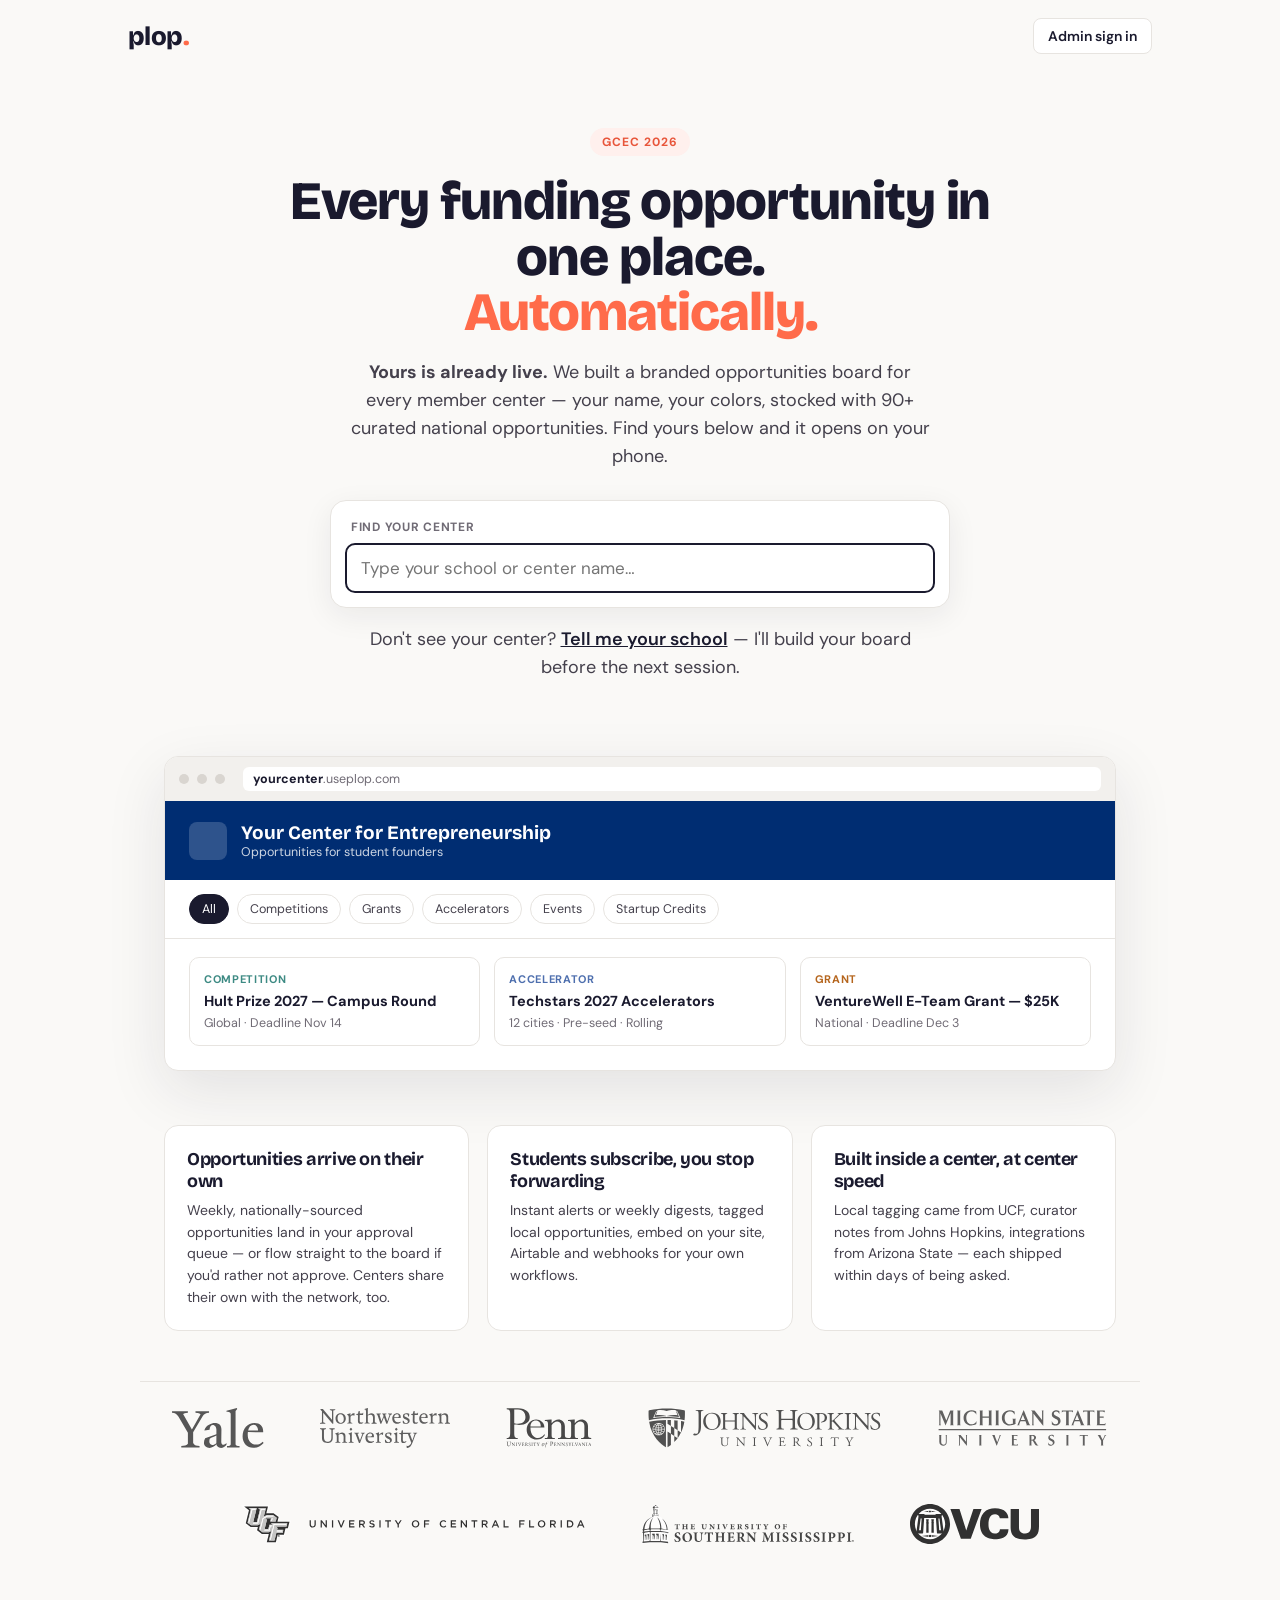
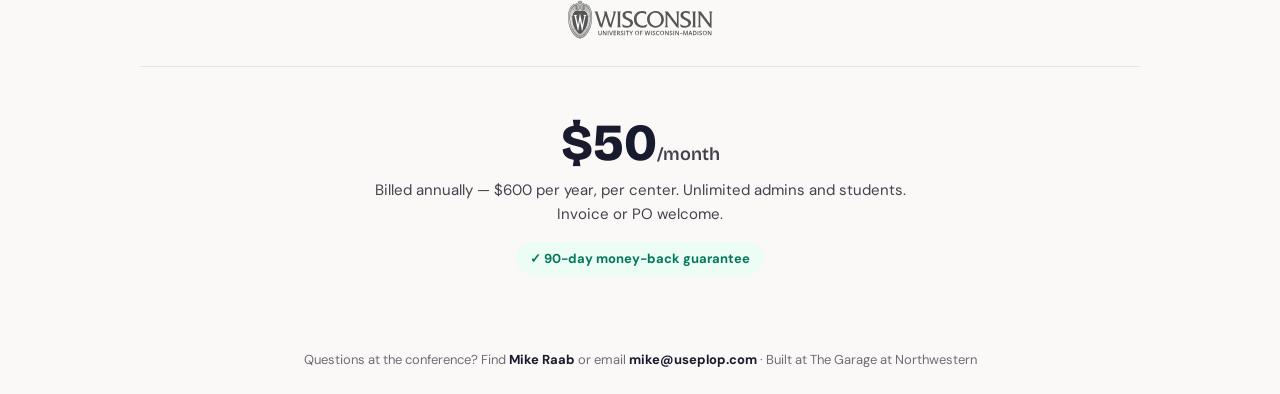
<file: gcec.html>
<!DOCTYPE html>
<html lang="en">
<head>
<meta charset="utf-8">
<meta name="viewport" content="width=device-width, initial-scale=1">
<title>Plop at GCEC — Find Your Center's Board</title>
<meta name="robots" content="noindex, nofollow">
<meta name="description" content="Every GCEC member center already has a branded Plop opportunities board. Find yours.">
<link rel="icon" type="image/svg+xml" href="/favicon.svg">
<link href="https://fonts.googleapis.com/css2?family=Bricolage+Grotesque:wght@600;700;800&family=DM+Sans:wght@400;500;600;700&display=swap" rel="stylesheet">
<style>
  :root { --ink:#1A1A2E; --ink-soft:#44404C; --muted:#706B75; --line:#E7E4E0; --paper:#FAF9F7; --accent:#FF6B4A; --accent-dark:#E8553A; --accent-soft:#FFF0ED; --navy:#1A1A2E; }
  * { box-sizing:border-box; margin:0; padding:0; }
  body { font-family:'DM Sans',-apple-system,sans-serif; color:var(--ink); background:var(--paper); }
  h1,h2,h3,.logo { font-family:'Bricolage Grotesque','DM Sans',sans-serif; letter-spacing:-0.02em; }
  nav { display:flex; justify-content:space-between; align-items:center; padding:18px 28px; max-width:1080px; margin:0 auto; }
  .logo { font-weight:800; font-size:26px; } .logo span{color:var(--accent)}
  nav a.btn { font-size:14px; font-weight:600; color:var(--ink); text-decoration:none; border:1px solid var(--line); padding:8px 14px; border-radius:8px; background:#fff; }
  .hero { max-width:760px; margin:0 auto; padding:56px 24px 28px; text-align:center; }
  .badge { display:inline-block; background:var(--accent-soft); color:var(--accent-dark); font-weight:700; font-size:12px; letter-spacing:.08em; text-transform:uppercase; padding:6px 12px; border-radius:999px; }
  .hero h1 { font-size:clamp(34px,6vw,54px); line-height:1.03; font-weight:800; margin-top:18px; }
  .hero h1 em { font-style:normal; color:var(--accent); }
  .hero p { font-size:18px; line-height:1.55; color:var(--ink-soft); margin:18px auto 0; max-width:580px; }
  .finder { max-width:620px; margin:30px auto 0; background:#fff; border:1px solid var(--line); border-radius:16px; padding:14px; box-shadow:0 8px 30px rgba(26,26,46,.07); text-align:left; }
  .finder label { font-size:12px; font-weight:700; text-transform:uppercase; letter-spacing:.06em; color:var(--muted); display:block; margin:4px 0 8px 6px; }
  .input { display:flex; align-items:center; gap:10px; border:2px solid var(--ink); border-radius:10px; padding:12px 14px; font-size:17px; }
  .input input { border:0; outline:0; font:inherit; font-size:17px; width:100%; background:transparent; color:var(--ink); }
  .results a { text-decoration:none; color:inherit; }
  .results .row:hover { background:var(--paper); }
  .claim { margin:6px 8px 10px; padding:14px; border:1px solid var(--line); border-radius:10px; background:#fff; }
  .claim .hd { font-size:13px; font-weight:700; margin-bottom:8px; }
  .claim .grid { display:grid; grid-template-columns:1fr 1fr auto; gap:8px; }
  .claim input { font:inherit; font-size:14px; padding:10px 12px; border:1px solid var(--line); border-radius:8px; outline:0; }
  .claim input:focus { border-color:var(--ink); }
  .claim button { font:inherit; font-size:14px; font-weight:700; padding:10px 14px; border:0; border-radius:8px; background:var(--accent); color:#fff; cursor:pointer; white-space:nowrap; }
  .claim button:disabled { opacity:.6; cursor:default; }
  .claim .msg { margin-top:8px; font-size:13px; line-height:1.45; }
  .claim .msg.ok { color:#047857; } .claim .msg.err { color:#c0392b; }
  .claim .fine { font-size:11.5px; color:var(--muted); margin-top:6px; }
  .rowwrap .row { display:flex; align-items:center; gap:12px; padding:10px 8px; border-radius:8px; text-decoration:none; color:inherit; }
  .rowwrap .actions { margin-left:auto; display:flex; gap:6px; align-items:center; }
  .rowwrap .actions a, .rowwrap .actions button { font:inherit; font-size:12.5px; font-weight:600; padding:6px 10px; border-radius:999px; border:1px solid var(--line); background:#fff; color:var(--ink); cursor:pointer; text-decoration:none; white-space:nowrap; }
  .rowwrap .actions button.primary { background:var(--ink); color:#fff; border-color:var(--ink); }
  @media (max-width:600px) { .claim .grid { grid-template-columns:1fr } .rowwrap .actions { flex-wrap:wrap } }
  .results .empty { padding:10px 8px; font-size:13.5px; color:var(--muted); }
  .results { margin-top:8px; border-top:1px solid var(--line); padding-top:8px; }
  .row { display:flex; align-items:center; gap:12px; padding:10px 8px; border-radius:8px; }
  .swatch { width:14px; height:14px; border-radius:50%; flex-shrink:0; }
  .row b { font-size:15px; } .row span { font-size:12.5px; color:var(--muted); margin-left:auto; }
  .hint { text-align:center; font-size:13.5px; color:var(--muted); margin-top:14px; }
  .hint a { color:var(--ink); font-weight:600; }
  .preview { max-width:1000px; margin:46px auto 0; padding:0 24px; }
  .browser { background:#fff; border:1px solid var(--line); border-radius:14px; overflow:hidden; box-shadow:0 20px 60px rgba(26,26,46,.10); }
  .chrome { background:#F2F0ED; padding:10px 14px; display:flex; gap:8px; align-items:center; font-size:12.5px; color:var(--muted); }
  .chrome i { width:10px; height:10px; border-radius:50%; background:#D9D5D0; display:inline-block; }
  .chrome .url { margin-left:10px; background:#fff; border-radius:6px; padding:4px 10px; flex:1; }
  .chrome .url b { color:var(--ink); }
  .boardhead { background:#002D72; color:#fff; padding:20px 24px; display:flex; align-items:center; gap:14px; }
  .boardhead .lg { width:38px; height:38px; border-radius:8px; background:rgba(255,255,255,.18); }
  .boardhead b { font-family:'Bricolage Grotesque',sans-serif; font-size:19px; }
  .boardhead span { font-size:12.5px; opacity:.8; display:block; }
  .pills { display:flex; gap:8px; padding:14px 24px; border-bottom:1px solid var(--line); flex-wrap:wrap; }
  .pill { font-size:12.5px; padding:6px 12px; border-radius:999px; border:1px solid var(--line); color:var(--ink-soft); }
  .pill.on { background:var(--ink); color:#fff; border-color:var(--ink); }
  .posts { display:grid; grid-template-columns:repeat(3,1fr); gap:14px; padding:18px 24px 24px; }
  .post { border:1px solid var(--line); border-radius:10px; padding:14px; }
  .post .t { font-size:11px; font-weight:700; letter-spacing:.06em; text-transform:uppercase; }
  .post h4 { font-size:14.5px; margin:6px 0 4px; line-height:1.3; }
  .post p { font-size:12.5px; color:var(--muted); }
  .why { max-width:1000px; margin:54px auto 0; padding:0 24px; display:grid; grid-template-columns:repeat(3,1fr); gap:18px; }
  .why div { background:#fff; border:1px solid var(--line); border-radius:14px; padding:22px; }
  .why h3 { font-size:18px; margin-bottom:8px; } .why p { font-size:14px; line-height:1.55; color:var(--ink-soft); }
  .logos { max-width:1000px; margin:50px auto 0; padding:26px 24px; border-top:1px solid var(--line); border-bottom:1px solid var(--line); display:flex; justify-content:center; align-items:center; gap:56px; flex-wrap:wrap; }
  .logos img { height:40px; filter:grayscale(1); opacity:.8; }
  .pricing { max-width:620px; margin:50px auto; text-align:center; padding:0 24px; }
  .pricing .amt { font-family:'Bricolage Grotesque',sans-serif; font-size:52px; font-weight:800; line-height:1; }
  .pricing .amt small { font-size:18px; font-weight:600; color:var(--ink-soft); }
  .pricing p { font-size:15px; color:var(--ink-soft); margin-top:10px; line-height:1.55; }
  .pricing .g { display:inline-block; margin-top:16px; background:#ECFDF5; color:#047857; font-weight:700; font-size:13px; padding:8px 14px; border-radius:999px; }
  footer { text-align:center; font-size:13px; color:var(--muted); padding:26px; }
  footer b { color:var(--ink); }
  @media (max-width:760px) { .why,.posts { grid-template-columns:1fr } .logos{gap:28px} .logos img{height:30px} }
</style>
</head>
<body>
<nav>
  <div class="logo">plop<span>.</span></div>
  <a class="btn" href="https://app.useplop.com/login">Admin sign in</a>
</nav>

<section class="hero">
  <span class="badge">GCEC 2026</span>
  <h1>Every funding opportunity in one place.<br><em>Automatically.</em></h1>
  <p><b>Yours is already live.</b> We built a branded opportunities board for every member center — your name, your colors, stocked with 90+ curated national opportunities. Find yours below and it opens on your phone.</p>

  <div class="finder">
    <label for="q">Find your center</label>
    <div class="input"><input id="q" type="search" placeholder="Type your school or center name…" autocomplete="off" autofocus></div>
    <div class="results" id="results" hidden></div>
  </div>
  <p class="hint">Don't see your center? <a href="mailto:mike@useplop.com?subject=Plop%20board%20for%20my%20center%20(GCEC)&body=School%20%2F%20center%3A%20">Tell me your school</a> — I'll build your board before the next session.</p>
</section>

<section class="preview">
  <div class="browser">
    <div class="chrome"><i></i><i></i><i></i><div class="url"><b>yourcenter</b>.useplop.com</div></div>
    <div class="boardhead"><div class="lg"></div><div><b>Your Center for Entrepreneurship</b><span>Opportunities for student founders</span></div></div>
    <div class="pills"><span class="pill on">All</span><span class="pill">Competitions</span><span class="pill">Grants</span><span class="pill">Accelerators</span><span class="pill">Events</span><span class="pill">Startup Credits</span></div>
    <div class="posts">
      <div class="post"><div class="t" style="color:#3D8A83">Competition</div><h4>Hult Prize 2027 — Campus Round</h4><p>Global · Deadline Nov 14</p></div>
      <div class="post"><div class="t" style="color:#4E6FAE">Accelerator</div><h4>Techstars 2027 Accelerators</h4><p>12 cities · Pre-seed · Rolling</p></div>
      <div class="post"><div class="t" style="color:#B5651D">Grant</div><h4>VentureWell E-Team Grant — $25K</h4><p>National · Deadline Dec 3</p></div>
    </div>
  </div>
</section>

<section class="why">
  <div><h3>Opportunities arrive on their own</h3><p>Weekly, nationally-sourced opportunities land in your approval queue — or flow straight to the board if you'd rather not approve. Centers share their own with the network, too.</p></div>
  <div><h3>Students subscribe, you stop forwarding</h3><p>Instant alerts or weekly digests, tagged local opportunities, embed on your site, Airtable and webhooks for your own workflows.</p></div>
  <div><h3>Built inside a center, at center speed</h3><p>Local tagging came from UCF, curator notes from Johns Hopkins, integrations from Arizona State — each shipped within days of being asked.</p></div>
</section>

<div class="logos">
  <img src="images/logo-yale.svg" alt="Yale">
  <img src="images/logo-northwestern.svg" alt="Northwestern">
  <img src="images/logo-penn.svg" alt="Penn">
  <img src="images/logo-jhu.svg" alt="Johns Hopkins">
  <img src="images/logo-michigan-state.svg" alt="Michigan State">
  <img src="images/logo-ucf.svg" alt="UCF">
  <img src="images/logo-southern-miss.svg" alt="Southern Miss">
  <img src="images/logo-vcu.svg" alt="VCU">
  <img src="images/logo-wisconsin.svg" alt="Wisconsin">
</div>

<section class="pricing">
  <div class="amt">$50<small>/month</small></div>
  <p>Billed annually — $600 per year, per center. Unlimited admins and students. Invoice or PO welcome.</p>
  <span class="g">✓ 90-day money-back guarantee</span>
</section>

<footer>Questions at the conference? Find <b>Mike Raab</b> or email <b>mike@useplop.com</b> · Built at The Garage at Northwestern</footer>
<script>
(function () {
  var API = 'https://app.useplop.com/api/boards/search?q=';
  var q = document.getElementById('q'), box = document.getElementById('results'), t = null, last = '';
  function esc(s) { return String(s).replace(/[&<>"]/g, function (c) { return {'&':'&amp;','<':'&lt;','>':'&gt;','"':'&quot;'}[c]; }); }
  function render(boards, term) {
    if (!term) { box.hidden = true; box.innerHTML = ''; return; }
    if (!boards.length) { box.innerHTML = '<div class="empty">No board found for “' + esc(term) + '” yet — use the link below and I\'ll build it.</div>'; box.hidden = false; return; }
    box.innerHTML = boards.map(function (b, i) {
      var claimBtn = b.claimable
        ? '<button type="button" class="primary" data-claim="' + i + '">Claim admin access</button>'
        : '<span style="font-size:12px;color:var(--muted)">Has an admin team</span>';
      return '<div class="rowwrap" data-i="' + i + '"><div class="row">' +
        '<i class="swatch" style="background:' + esc(b.primary_color || '#1A1A2E') + '"></i>' +
        '<b>' + esc(b.name) + '</b>' +
        '<span class="actions"><a href="' + esc(b.url) + '" target="_blank" rel="noopener">Open board</a>' + claimBtn + '</span>' +
        '</div></div>';
    }).join('');
    box.hidden = false;
    box.querySelectorAll('button[data-claim]').forEach(function (btn) {
      btn.addEventListener('click', function () { openClaim(boards[+btn.getAttribute('data-claim')], btn.closest('.rowwrap')); });
    });
  }
  function openClaim(b, wrap) {
    var existing = wrap.querySelector('.claim'); if (existing) { existing.querySelector('input').focus(); return; }
    var el = document.createElement('div'); el.className = 'claim';
    el.innerHTML = '<div class="hd">Claim admin access to ' + esc(b.name) + '</div>' +
      '<div class="grid"><input type="email" placeholder="you@' + esc((b.url || '').replace(/^https?:\/\/[^.]+\./, '').replace(/useplop\.com$/, 'university.edu')) + '" autocomplete="email">' +
      '<input type="text" placeholder="Your title (e.g. Director)" maxlength="120"><button type="button">Send my invite</button></div>' +
      '<div class="fine">Use your university email — we verify it matches ' + esc(b.name) + '. You\'ll get an invite to set your password.</div><div class="msg"></div>';
    wrap.appendChild(el);
    var email = el.querySelectorAll('input')[0], title = el.querySelectorAll('input')[1], btn = el.querySelector('button'), msg = el.querySelector('.msg');
    email.focus();
    function submit() {
      msg.className = 'msg'; msg.textContent = '';
      if (!email.value.trim() || !title.value.trim()) { msg.className = 'msg err'; msg.textContent = 'Email and title are both needed.'; return; }
      btn.disabled = true; btn.textContent = 'Sending…';
      fetch('https://app.useplop.com/api/boards/' + encodeURIComponent(b.slug) + '/claim', {
        method: 'POST', headers: { 'Content-Type': 'application/json' },
        body: JSON.stringify({ email: email.value.trim(), title: title.value.trim() })
      }).then(function (r) { return r.json().then(function (d) { return { ok: r.ok, d: d }; }); }).then(function (res) {
        if (res.ok && res.d.status === 'invited') { msg.className = 'msg ok'; msg.textContent = '✓ Invite sent to ' + email.value.trim() + ' — open it to set your password and you\'re in.'; btn.textContent = 'Sent'; return; }
        if (res.ok && res.d.status === 'pending') { msg.className = 'msg ok'; msg.textContent = '✓ Request received. We confirm this school by hand — you\'ll have your invite shortly (usually within the hour at GCEC).'; btn.textContent = 'Requested'; return; }
        msg.className = 'msg err'; msg.textContent = (res.d && res.d.error) || 'Something went wrong — email mike@useplop.com.'; btn.disabled = false; btn.textContent = 'Send my invite';
      }).catch(function () { msg.className = 'msg err'; msg.textContent = 'Network error — try again or email mike@useplop.com.'; btn.disabled = false; btn.textContent = 'Send my invite'; });
    }
    btn.addEventListener('click', submit);
    [email, title].forEach(function (i) { i.addEventListener('keydown', function (e) { if (e.key === 'Enter') submit(); }); });
  }
  q.addEventListener('input', function () {
    clearTimeout(t);
    var term = q.value.trim();
    if (term.length < 2) { render([], ''); return; }
    t = setTimeout(function () {
      last = term;
      fetch(API + encodeURIComponent(term)).then(function (r) { return r.json(); }).then(function (d) {
        if (term !== last) return;
        render(d.boards || [], term);
      }).catch(function () { render([], term); });
    }, 180);
  });
})();
</script>
</body>
</html>
</file>
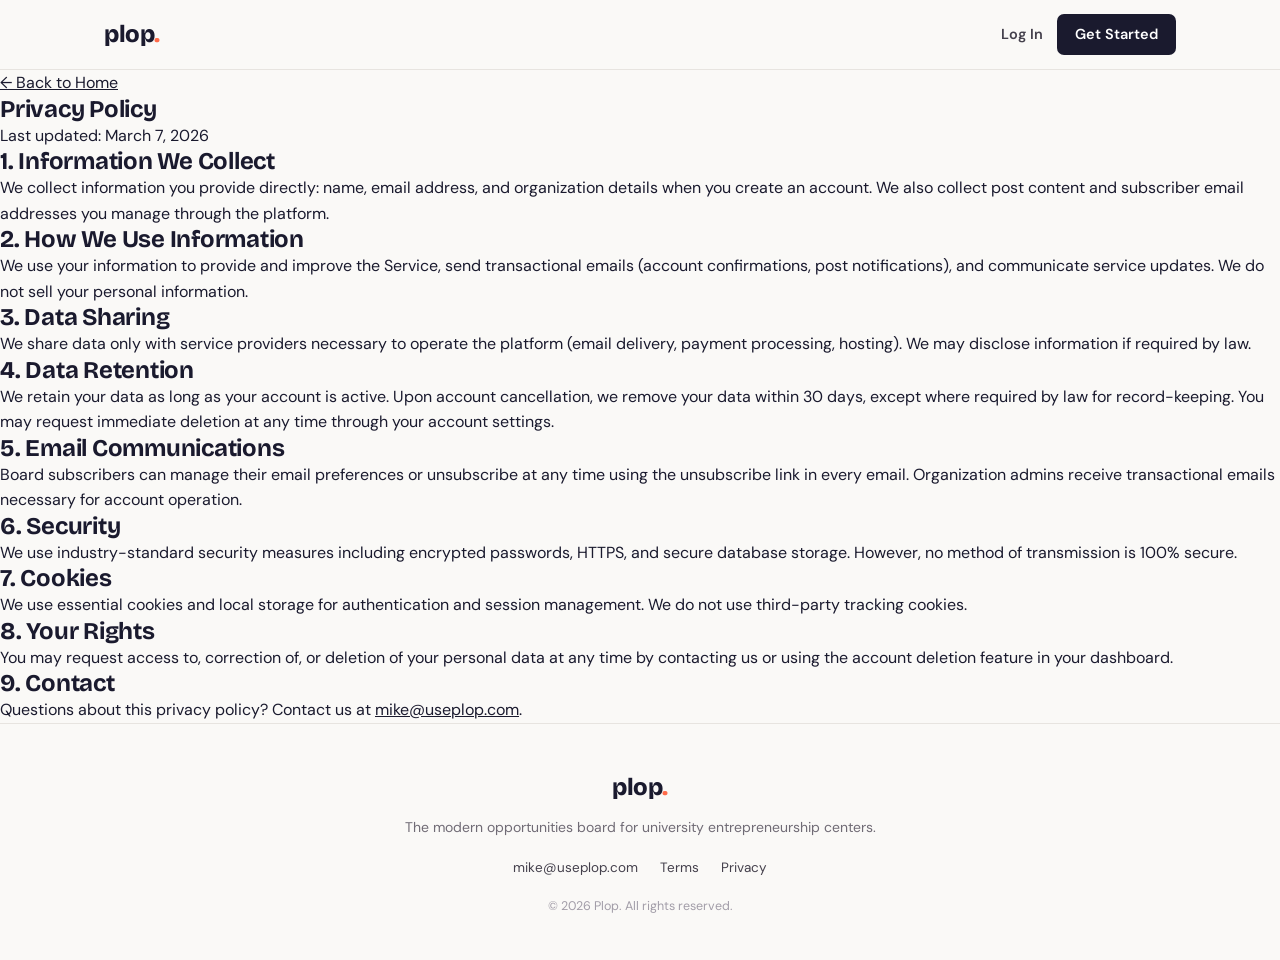
<file: privacy.html>
<!DOCTYPE html>
<html lang="en">
<head>
  <meta charset="UTF-8">
  <meta name="viewport" content="width=device-width, initial-scale=1.0">
  <title>Privacy Policy — Plop</title>
  <meta name="description" content="Privacy Policy for Plop, the modern opportunities board for university entrepreneurship centers.">
  <link rel="canonical" href="https://useplop.com/privacy.html">
  <link rel="icon" type="image/svg+xml" href="/favicon.svg">
  <meta property="og:type" content="website">
  <meta property="og:url" content="https://useplop.com/privacy.html">
  <meta property="og:title" content="Privacy Policy — Plop">
  <meta property="og:description" content="Privacy Policy for Plop, the modern opportunities board for university entrepreneurship centers.">
  <meta property="og:image" content="https://useplop.com/images/og-image.png">
  <meta name="twitter:card" content="summary">
  <link rel="preconnect" href="https://fonts.googleapis.com">
  <link rel="preconnect" href="https://fonts.gstatic.com" crossorigin>
  <link href="https://fonts.googleapis.com/css2?family=DM+Sans:ital,opsz,wght@0,9..40,400;0,9..40,500;0,9..40,600;0,9..40,700;1,9..40,400&family=Bricolage+Grotesque:opsz,wght@12..96,400;12..96,600;12..96,700;12..96,800&display=swap" rel="stylesheet">
  <link rel="stylesheet" href="style.css">
</head>
<body>

  <nav class="nav">
    <div class="nav-inner">
      <a href="/" class="logo">plop<span class="logo-dot">.</span></a>
      <div class="nav-links"></div>
      <div class="nav-actions">
        <a href="https://app.useplop.com/login" class="nav-login">Log In</a>
        <a href="https://app.useplop.com" class="nav-cta">Get Started</a>
      </div>
    </div>
  </nav>

  <section class="legal-page">
    <div class="legal-container">
      <a href="/" class="legal-back">&larr; Back to Home</a>
      <h1>Privacy Policy</h1>
      <p class="legal-updated">Last updated: March 7, 2026</p>

      <h2>1. Information We Collect</h2>
      <p>We collect information you provide directly: name, email address, and organization details when you create an account. We also collect post content and subscriber email addresses you manage through the platform.</p>

      <h2>2. How We Use Information</h2>
      <p>We use your information to provide and improve the Service, send transactional emails (account confirmations, post notifications), and communicate service updates. We do not sell your personal information.</p>

      <h2>3. Data Sharing</h2>
      <p>We share data only with service providers necessary to operate the platform (email delivery, payment processing, hosting). We may disclose information if required by law.</p>

      <h2>4. Data Retention</h2>
      <p>We retain your data as long as your account is active. Upon account cancellation, we remove your data within 30 days, except where required by law for record-keeping. You may request immediate deletion at any time through your account settings.</p>

      <h2>5. Email Communications</h2>
      <p>Board subscribers can manage their email preferences or unsubscribe at any time using the unsubscribe link in every email. Organization admins receive transactional emails necessary for account operation.</p>

      <h2>6. Security</h2>
      <p>We use industry-standard security measures including encrypted passwords, HTTPS, and secure database storage. However, no method of transmission is 100% secure.</p>

      <h2>7. Cookies</h2>
      <p>We use essential cookies and local storage for authentication and session management. We do not use third-party tracking cookies.</p>

      <h2>8. Your Rights</h2>
      <p>You may request access to, correction of, or deletion of your personal data at any time by contacting us or using the account deletion feature in your dashboard.</p>

      <h2>9. Contact</h2>
      <p>Questions about this privacy policy? Contact us at <a href="mailto:mike@useplop.com">mike@useplop.com</a>.</p>
    </div>
  </section>

  <footer class="footer">
    <div class="footer-inner">
      <a href="/" class="logo">plop<span class="logo-dot">.</span></a>
      <p class="footer-text">The modern opportunities board for university entrepreneurship centers.</p>
      <div class="footer-links">
        <a href="mailto:mike@useplop.com">mike@useplop.com</a>
        <a href="/terms.html">Terms</a>
        <a href="/privacy.html">Privacy</a>
      </div>
      <p class="footer-copy">&copy; 2026 Plop. All rights reserved.</p>
    </div>
  </footer>

</body>
</html>
</file>
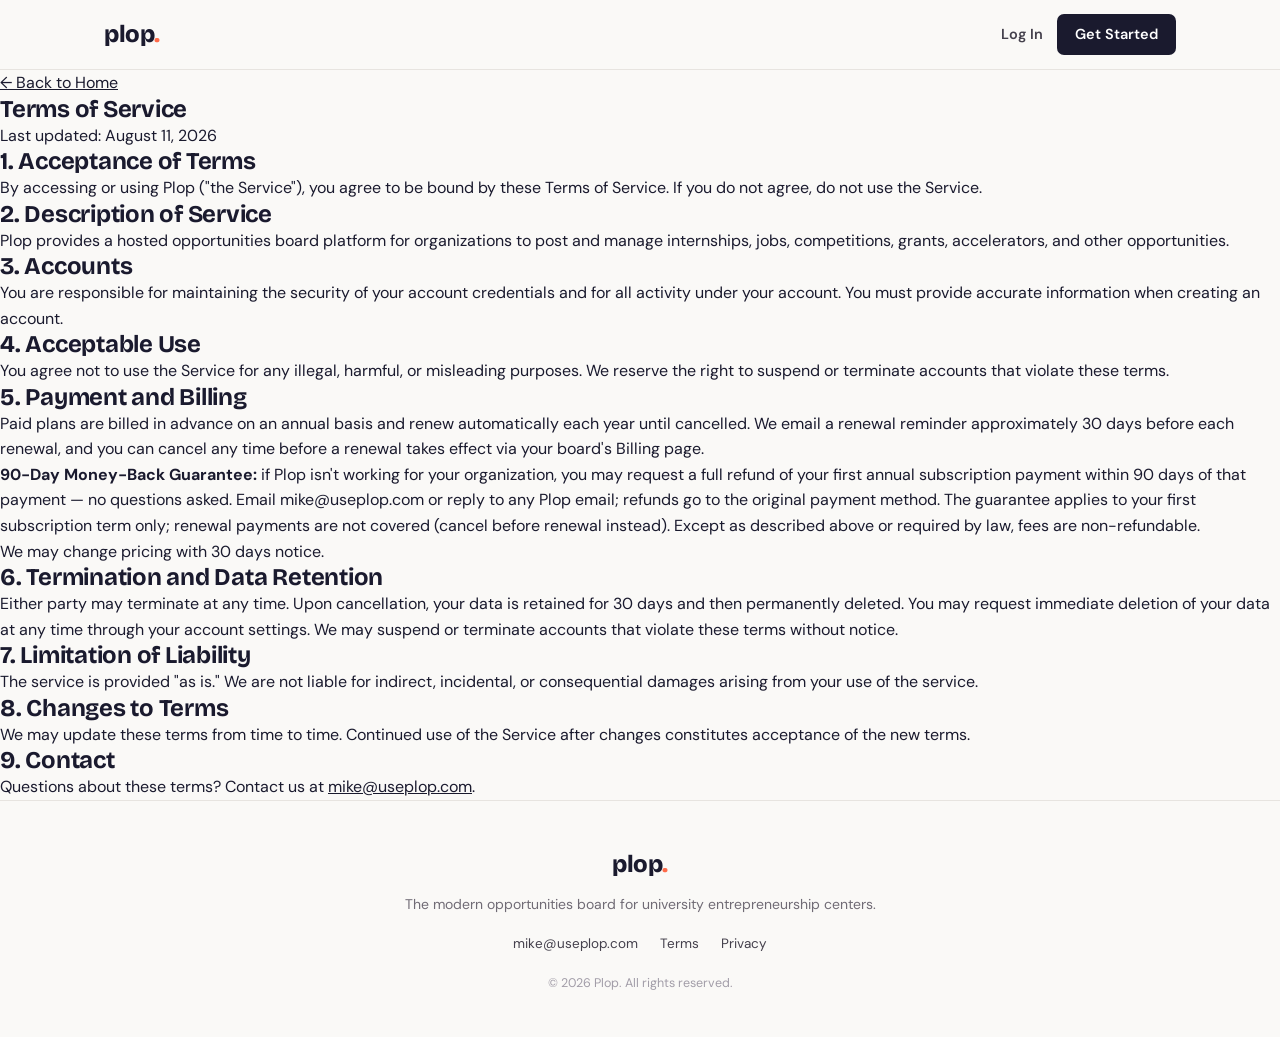
<file: terms.html>
<!DOCTYPE html>
<html lang="en">
<head>
  <meta charset="UTF-8">
  <meta name="viewport" content="width=device-width, initial-scale=1.0">
  <title>Terms of Service — Plop</title>
  <meta name="description" content="Terms of Service for Plop, the modern opportunities board for university entrepreneurship centers.">
  <link rel="canonical" href="https://useplop.com/terms.html">
  <link rel="icon" type="image/svg+xml" href="/favicon.svg">
  <meta property="og:type" content="website">
  <meta property="og:url" content="https://useplop.com/terms.html">
  <meta property="og:title" content="Terms of Service — Plop">
  <meta property="og:description" content="Terms of Service for Plop, the modern opportunities board for university entrepreneurship centers.">
  <meta property="og:image" content="https://useplop.com/images/og-image.png">
  <meta name="twitter:card" content="summary">
  <link rel="preconnect" href="https://fonts.googleapis.com">
  <link rel="preconnect" href="https://fonts.gstatic.com" crossorigin>
  <link href="https://fonts.googleapis.com/css2?family=DM+Sans:ital,opsz,wght@0,9..40,400;0,9..40,500;0,9..40,600;0,9..40,700;1,9..40,400&family=Bricolage+Grotesque:opsz,wght@12..96,400;12..96,600;12..96,700;12..96,800&display=swap" rel="stylesheet">
  <link rel="stylesheet" href="style.css">
</head>
<body>

  <nav class="nav">
    <div class="nav-inner">
      <a href="/" class="logo">plop<span class="logo-dot">.</span></a>
      <div class="nav-links"></div>
      <div class="nav-actions">
        <a href="https://app.useplop.com/login" class="nav-login">Log In</a>
        <a href="https://app.useplop.com" class="nav-cta">Get Started</a>
      </div>
    </div>
  </nav>

  <section class="legal-page">
    <div class="legal-container">
      <a href="/" class="legal-back">&larr; Back to Home</a>
      <h1>Terms of Service</h1>
      <p class="legal-updated">Last updated: August 11, 2026</p>

      <h2>1. Acceptance of Terms</h2>
      <p>By accessing or using Plop ("the Service"), you agree to be bound by these Terms of Service. If you do not agree, do not use the Service.</p>

      <h2>2. Description of Service</h2>
      <p>Plop provides a hosted opportunities board platform for organizations to post and manage internships, jobs, competitions, grants, accelerators, and other opportunities.</p>

      <h2>3. Accounts</h2>
      <p>You are responsible for maintaining the security of your account credentials and for all activity under your account. You must provide accurate information when creating an account.</p>

      <h2>4. Acceptable Use</h2>
      <p>You agree not to use the Service for any illegal, harmful, or misleading purposes. We reserve the right to suspend or terminate accounts that violate these terms.</p>

      <h2>5. Payment and Billing</h2>
      <p>Paid plans are billed in advance on an annual basis and renew automatically each year until cancelled. We email a renewal reminder approximately 30 days before each renewal, and you can cancel any time before a renewal takes effect via your board's Billing page.</p>
      <p><strong>90-Day Money-Back Guarantee:</strong> if Plop isn't working for your organization, you may request a full refund of your first annual subscription payment within 90 days of that payment — no questions asked. Email mike@useplop.com or reply to any Plop email; refunds go to the original payment method. The guarantee applies to your first subscription term only; renewal payments are not covered (cancel before renewal instead). Except as described above or required by law, fees are non-refundable.</p>
      <p>We may change pricing with 30 days notice.</p>

      <h2>6. Termination and Data Retention</h2>
      <p>Either party may terminate at any time. Upon cancellation, your data is retained for 30 days and then permanently deleted. You may request immediate deletion of your data at any time through your account settings. We may suspend or terminate accounts that violate these terms without notice.</p>

      <h2>7. Limitation of Liability</h2>
      <p>The service is provided "as is." We are not liable for indirect, incidental, or consequential damages arising from your use of the service.</p>

      <h2>8. Changes to Terms</h2>
      <p>We may update these terms from time to time. Continued use of the Service after changes constitutes acceptance of the new terms.</p>

      <h2>9. Contact</h2>
      <p>Questions about these terms? Contact us at <a href="mailto:mike@useplop.com">mike@useplop.com</a>.</p>
    </div>
  </section>

  <footer class="footer">
    <div class="footer-inner">
      <a href="/" class="logo">plop<span class="logo-dot">.</span></a>
      <p class="footer-text">The modern opportunities board for university entrepreneurship centers.</p>
      <div class="footer-links">
        <a href="mailto:mike@useplop.com">mike@useplop.com</a>
        <a href="/terms.html">Terms</a>
        <a href="/privacy.html">Privacy</a>
      </div>
      <p class="footer-copy">&copy; 2026 Plop. All rights reserved.</p>
    </div>
  </footer>

</body>
</html>
</file>
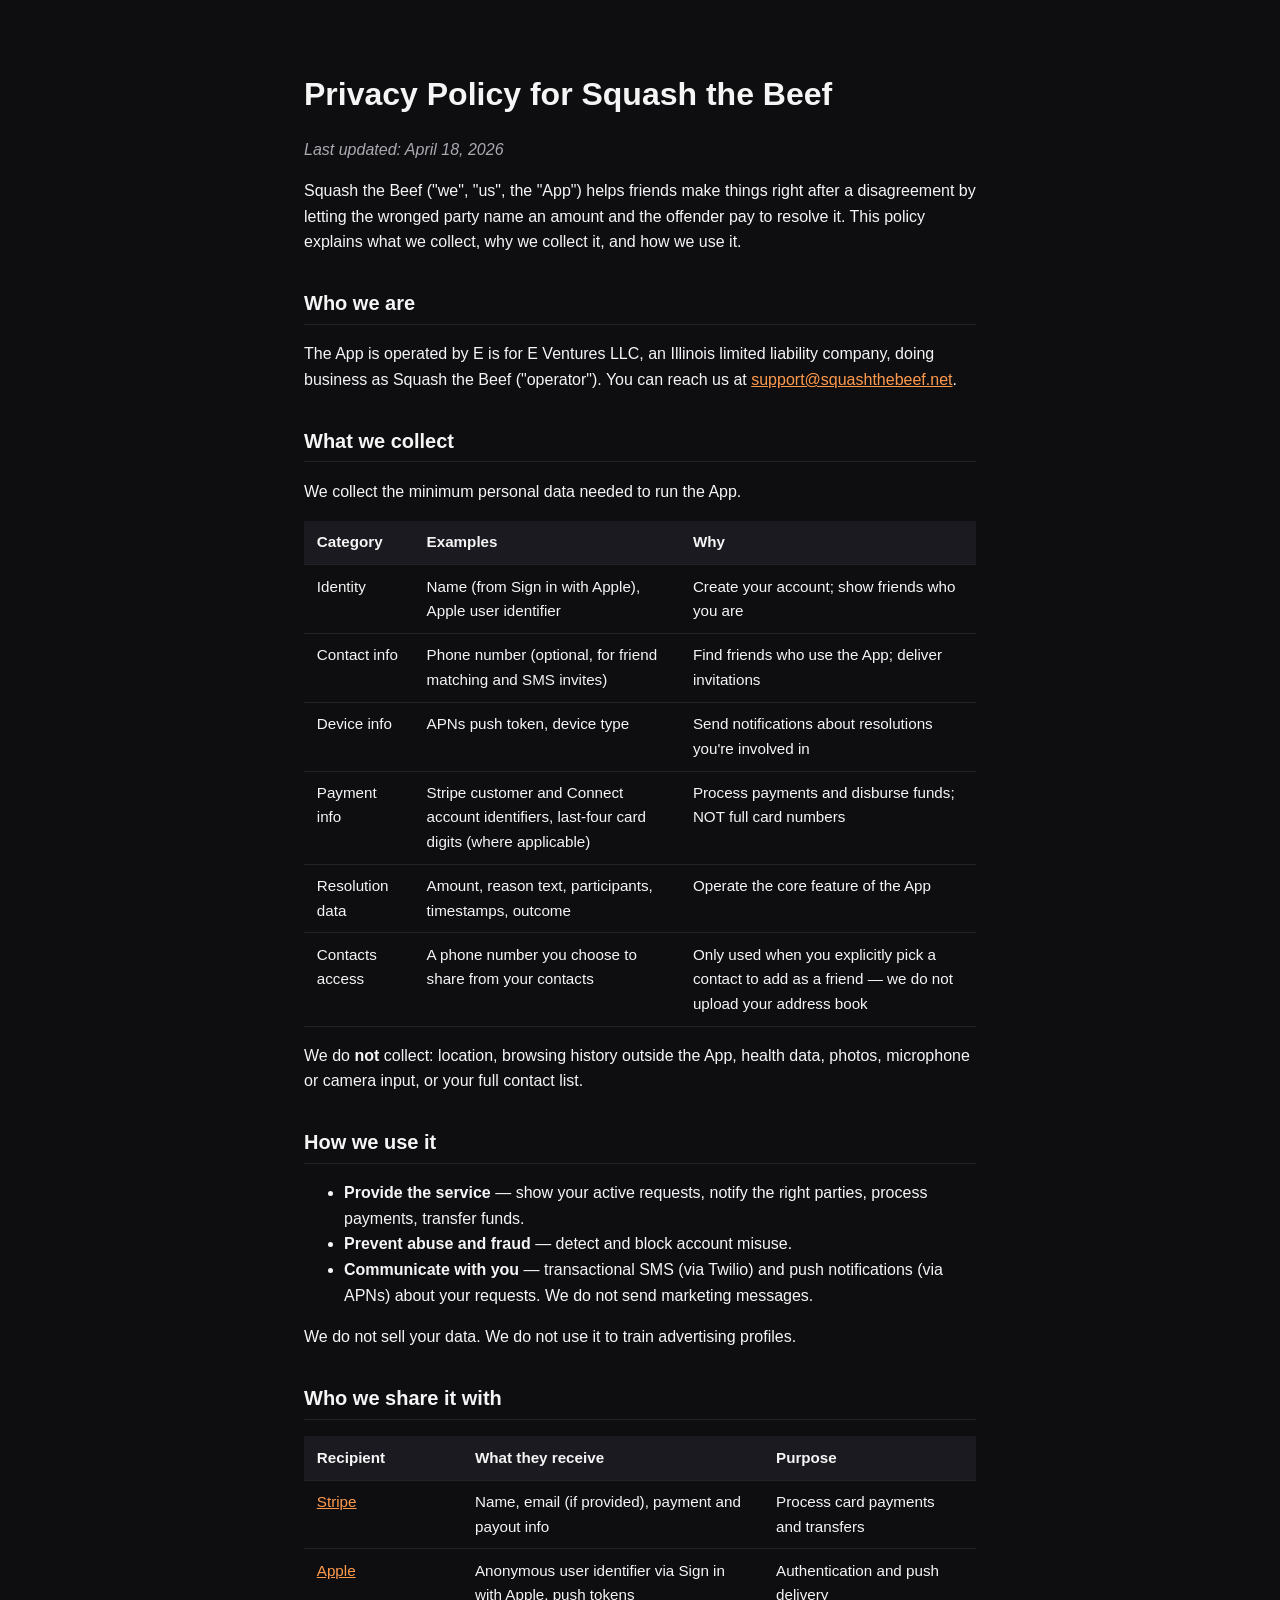
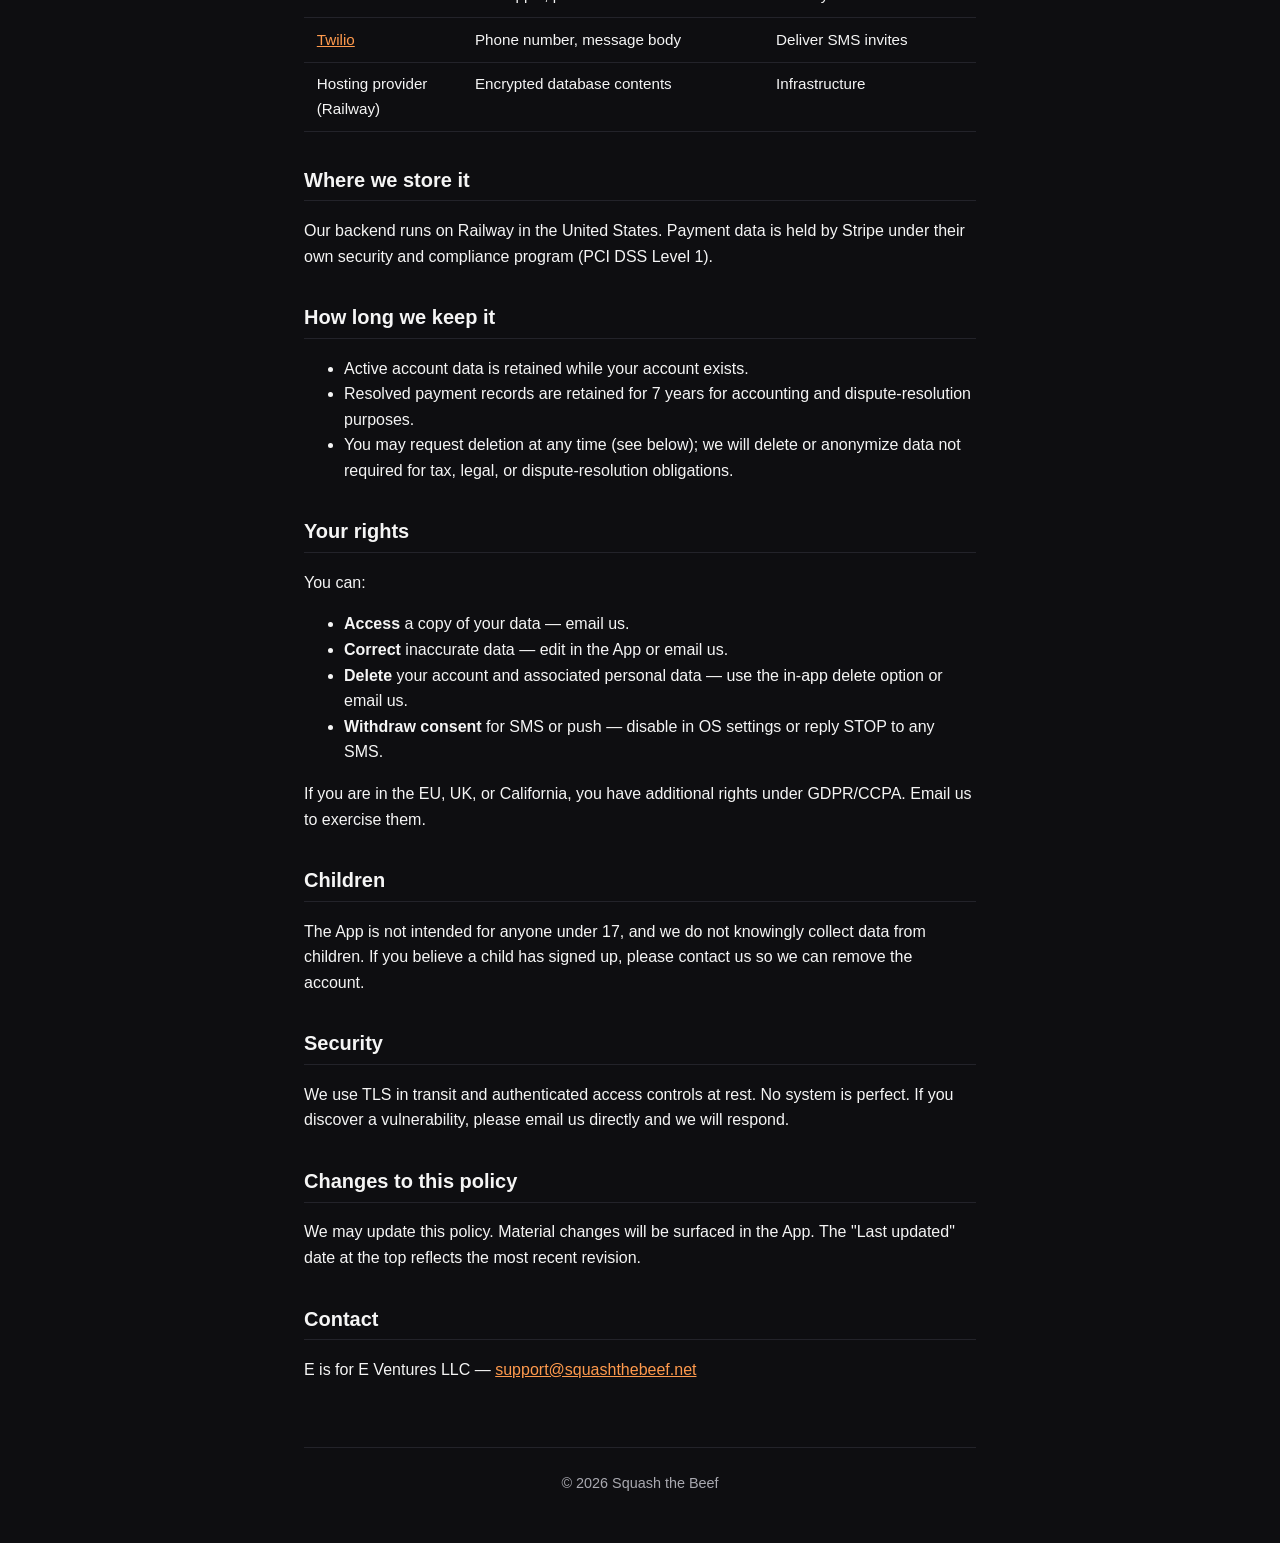
<file: squash/privacy.html>
<!DOCTYPE html>
<html lang="en">
<head>
  <meta charset="UTF-8">
  <meta name="viewport" content="width=device-width, initial-scale=1.0">
  <title>Privacy Policy — Squash the Beef</title>
  <meta name="description" content="Privacy Policy for Squash the Beef, the iOS app for making things right between friends.">
  <link rel="canonical" href="https://useplop.com/squash/privacy.html">
  <style>
    :root {
      --bg: #0e0e11;
      --fg: #f5f5f5;
      --muted: #a9a9b0;
      --accent: #ff9a4d;
      --border: #23232a;
    }
    * { box-sizing: border-box; }
    html, body {
      margin: 0; padding: 0;
      background: var(--bg); color: var(--fg);
      font-family: -apple-system, BlinkMacSystemFont, "Segoe UI", Roboto, sans-serif;
      font-size: 16px; line-height: 1.6;
    }
    .container { max-width: 720px; margin: 0 auto; padding: 48px 24px; }
    h1 { font-size: 2rem; margin-bottom: 0.5rem; }
    h2 { font-size: 1.25rem; margin-top: 2rem; border-bottom: 1px solid var(--border); padding-bottom: 0.3rem; }
    h3 { font-size: 1.05rem; margin-top: 1.5rem; }
    p, li { color: var(--fg); }
    a { color: var(--accent); }
    .updated { color: var(--muted); font-style: italic; }
    table {
      width: 100%; border-collapse: collapse; margin: 1rem 0;
      font-size: 0.95rem;
    }
    th, td {
      text-align: left; padding: 0.6rem 0.8rem;
      border-bottom: 1px solid var(--border); vertical-align: top;
    }
    th { background: #1a1a20; }
    footer {
      margin-top: 4rem; padding-top: 1.5rem; border-top: 1px solid var(--border);
      color: var(--muted); font-size: 0.9rem; text-align: center;
    }
  </style>
</head>
<body>
  <div class="container">
    <h1>Privacy Policy for Squash the Beef</h1>
    <p class="updated">Last updated: April 18, 2026</p>

    <p>Squash the Beef ("we", "us", the "App") helps friends make things right after a disagreement by letting the wronged party name an amount and the offender pay to resolve it. This policy explains what we collect, why we collect it, and how we use it.</p>

    <h2>Who we are</h2>
    <p>The App is operated by E is for E Ventures LLC, an Illinois limited liability company, doing business as Squash the Beef ("operator"). You can reach us at <a href="mailto:support@squashthebeef.net">support@squashthebeef.net</a>.</p>

    <h2>What we collect</h2>
    <p>We collect the minimum personal data needed to run the App.</p>
    <table>
      <thead><tr><th>Category</th><th>Examples</th><th>Why</th></tr></thead>
      <tbody>
        <tr><td>Identity</td><td>Name (from Sign in with Apple), Apple user identifier</td><td>Create your account; show friends who you are</td></tr>
        <tr><td>Contact info</td><td>Phone number (optional, for friend matching and SMS invites)</td><td>Find friends who use the App; deliver invitations</td></tr>
        <tr><td>Device info</td><td>APNs push token, device type</td><td>Send notifications about resolutions you're involved in</td></tr>
        <tr><td>Payment info</td><td>Stripe customer and Connect account identifiers, last-four card digits (where applicable)</td><td>Process payments and disburse funds; NOT full card numbers</td></tr>
        <tr><td>Resolution data</td><td>Amount, reason text, participants, timestamps, outcome</td><td>Operate the core feature of the App</td></tr>
        <tr><td>Contacts access</td><td>A phone number you choose to share from your contacts</td><td>Only used when you explicitly pick a contact to add as a friend — we do not upload your address book</td></tr>
      </tbody>
    </table>
    <p>We do <strong>not</strong> collect: location, browsing history outside the App, health data, photos, microphone or camera input, or your full contact list.</p>

    <h2>How we use it</h2>
    <ul>
      <li><strong>Provide the service</strong> — show your active requests, notify the right parties, process payments, transfer funds.</li>
      <li><strong>Prevent abuse and fraud</strong> — detect and block account misuse.</li>
      <li><strong>Communicate with you</strong> — transactional SMS (via Twilio) and push notifications (via APNs) about your requests. We do not send marketing messages.</li>
    </ul>
    <p>We do not sell your data. We do not use it to train advertising profiles.</p>

    <h2>Who we share it with</h2>
    <table>
      <thead><tr><th>Recipient</th><th>What they receive</th><th>Purpose</th></tr></thead>
      <tbody>
        <tr><td><a href="https://stripe.com/privacy">Stripe</a></td><td>Name, email (if provided), payment and payout info</td><td>Process card payments and transfers</td></tr>
        <tr><td><a href="https://www.apple.com/legal/privacy/">Apple</a></td><td>Anonymous user identifier via Sign in with Apple, push tokens</td><td>Authentication and push delivery</td></tr>
        <tr><td><a href="https://www.twilio.com/legal/privacy">Twilio</a></td><td>Phone number, message body</td><td>Deliver SMS invites</td></tr>
        <tr><td>Hosting provider (Railway)</td><td>Encrypted database contents</td><td>Infrastructure</td></tr>
      </tbody>
    </table>

    <h2>Where we store it</h2>
    <p>Our backend runs on Railway in the United States. Payment data is held by Stripe under their own security and compliance program (PCI DSS Level 1).</p>

    <h2>How long we keep it</h2>
    <ul>
      <li>Active account data is retained while your account exists.</li>
      <li>Resolved payment records are retained for 7 years for accounting and dispute-resolution purposes.</li>
      <li>You may request deletion at any time (see below); we will delete or anonymize data not required for tax, legal, or dispute-resolution obligations.</li>
    </ul>

    <h2>Your rights</h2>
    <p>You can:</p>
    <ul>
      <li><strong>Access</strong> a copy of your data — email us.</li>
      <li><strong>Correct</strong> inaccurate data — edit in the App or email us.</li>
      <li><strong>Delete</strong> your account and associated personal data — use the in-app delete option or email us.</li>
      <li><strong>Withdraw consent</strong> for SMS or push — disable in OS settings or reply STOP to any SMS.</li>
    </ul>
    <p>If you are in the EU, UK, or California, you have additional rights under GDPR/CCPA. Email us to exercise them.</p>

    <h2>Children</h2>
    <p>The App is not intended for anyone under 17, and we do not knowingly collect data from children. If you believe a child has signed up, please contact us so we can remove the account.</p>

    <h2>Security</h2>
    <p>We use TLS in transit and authenticated access controls at rest. No system is perfect. If you discover a vulnerability, please email us directly and we will respond.</p>

    <h2>Changes to this policy</h2>
    <p>We may update this policy. Material changes will be surfaced in the App. The "Last updated" date at the top reflects the most recent revision.</p>

    <h2>Contact</h2>
    <p>E is for E Ventures LLC — <a href="mailto:support@squashthebeef.net">support@squashthebeef.net</a></p>

    <footer>© 2026 Squash the Beef</footer>
  </div>
</body>
</html>
</file>
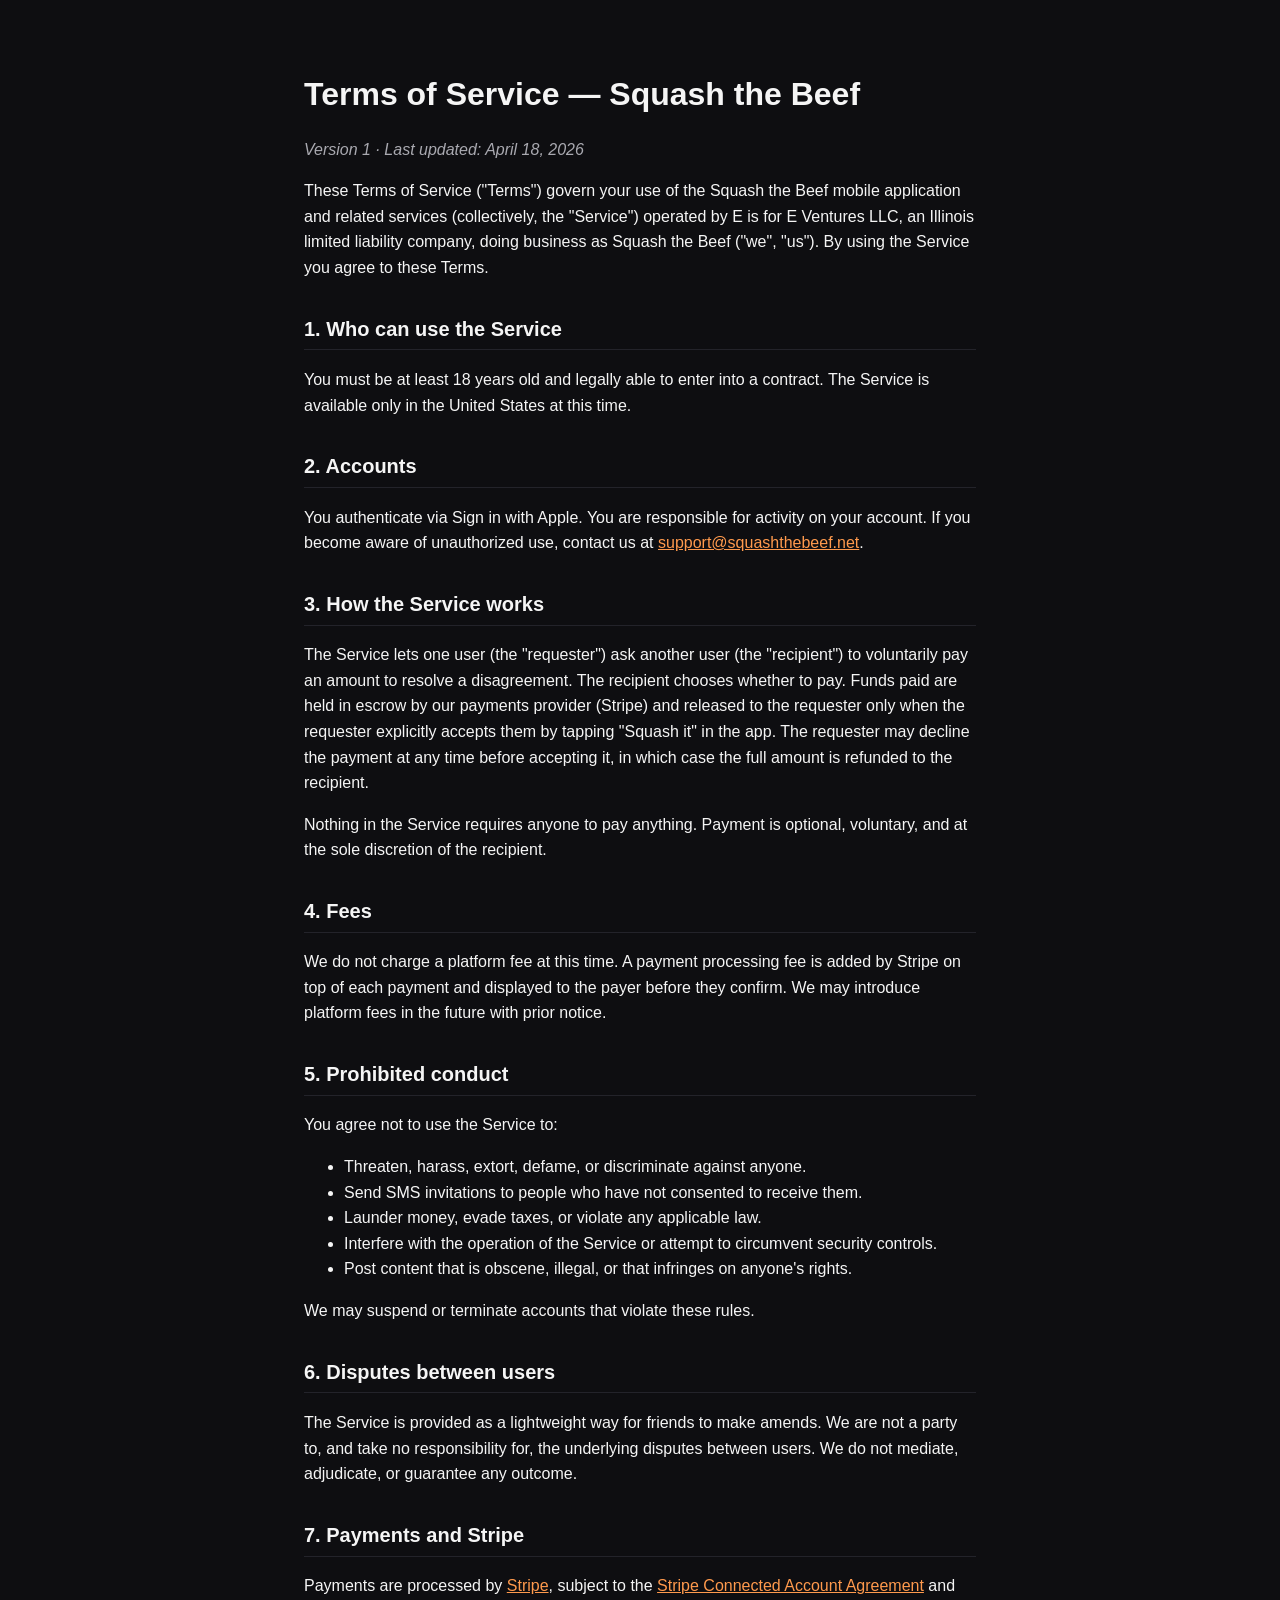
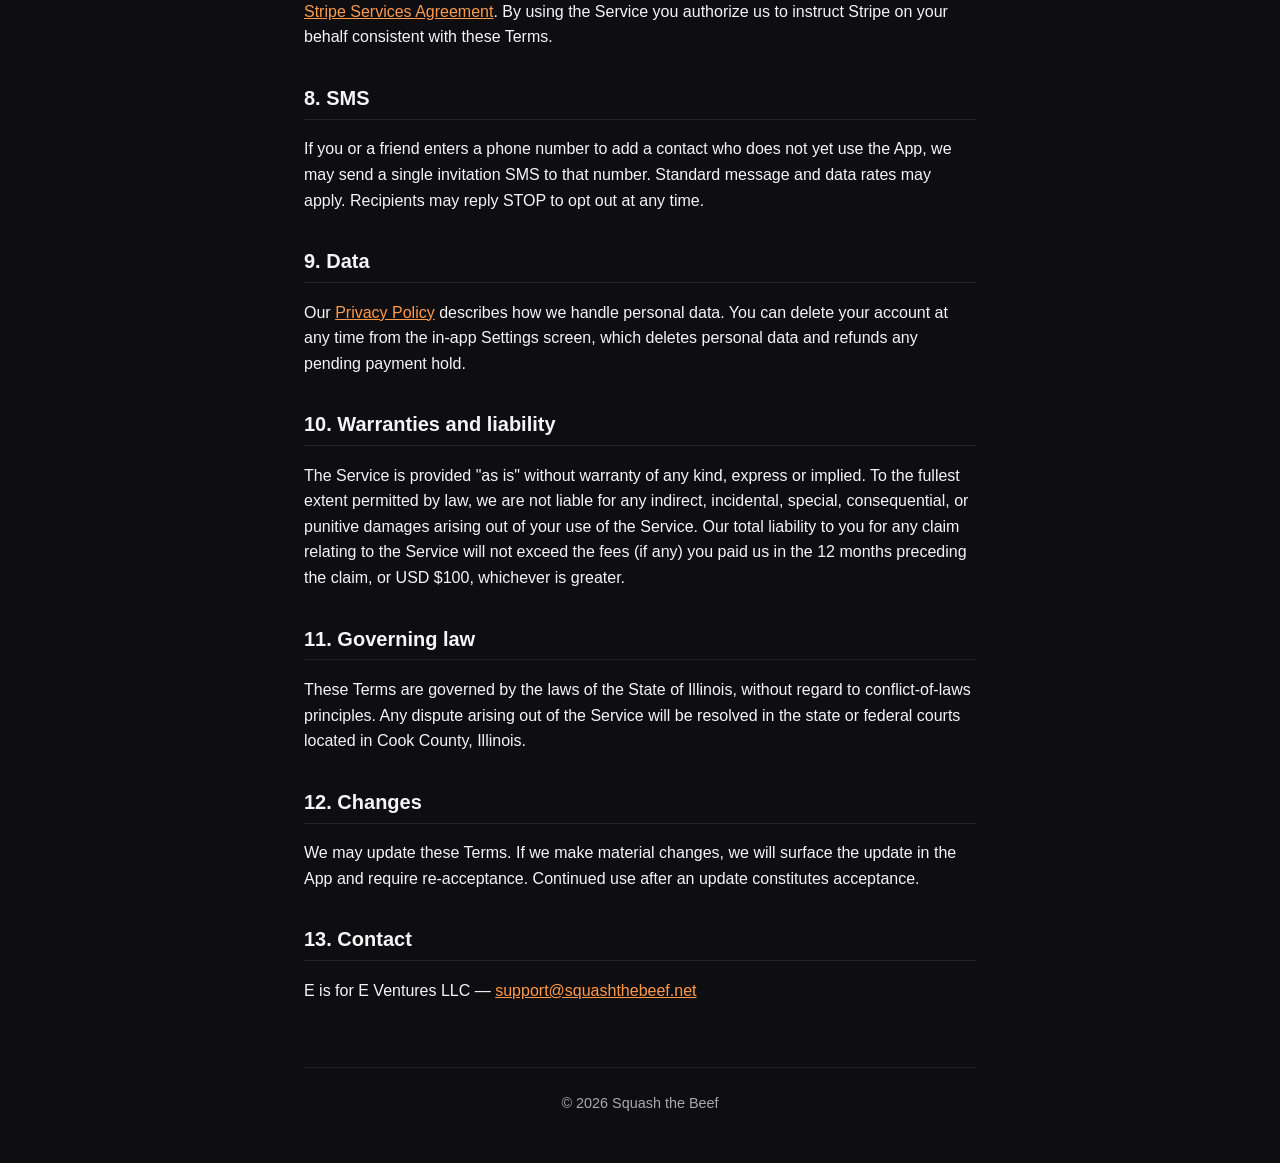
<file: squash/terms.html>
<!DOCTYPE html>
<html lang="en">
<head>
  <meta charset="UTF-8">
  <meta name="viewport" content="width=device-width, initial-scale=1.0">
  <title>Terms of Service — Squash the Beef</title>
  <meta name="description" content="Terms of Service for Squash the Beef.">
  <link rel="canonical" href="https://useplop.com/squash/terms.html">
  <style>
    :root { --bg:#0e0e11; --fg:#f5f5f5; --muted:#a9a9b0; --accent:#ff9a4d; --border:#23232a; }
    * { box-sizing: border-box; }
    html, body { margin:0; padding:0; background:var(--bg); color:var(--fg);
      font-family:-apple-system,BlinkMacSystemFont,"Segoe UI",Roboto,sans-serif;
      font-size:16px; line-height:1.6; }
    .container { max-width:720px; margin:0 auto; padding:48px 24px; }
    h1 { font-size:2rem; margin-bottom:0.5rem; }
    h2 { font-size:1.25rem; margin-top:2rem; border-bottom:1px solid var(--border); padding-bottom:0.3rem; }
    p, li { color:var(--fg); }
    a { color:var(--accent); }
    .updated { color:var(--muted); font-style:italic; }
    footer { margin-top:4rem; padding-top:1.5rem; border-top:1px solid var(--border);
      color:var(--muted); font-size:0.9rem; text-align:center; }
  </style>
</head>
<body>
  <div class="container">
    <h1>Terms of Service — Squash the Beef</h1>
    <p class="updated">Version 1 · Last updated: April 18, 2026</p>

    <p>These Terms of Service ("Terms") govern your use of the Squash the Beef mobile application and related services (collectively, the "Service") operated by E is for E Ventures LLC, an Illinois limited liability company, doing business as Squash the Beef ("we", "us"). By using the Service you agree to these Terms.</p>

    <h2>1. Who can use the Service</h2>
    <p>You must be at least 18 years old and legally able to enter into a contract. The Service is available only in the United States at this time.</p>

    <h2>2. Accounts</h2>
    <p>You authenticate via Sign in with Apple. You are responsible for activity on your account. If you become aware of unauthorized use, contact us at <a href="mailto:support@squashthebeef.net">support@squashthebeef.net</a>.</p>

    <h2>3. How the Service works</h2>
    <p>The Service lets one user (the "requester") ask another user (the "recipient") to voluntarily pay an amount to resolve a disagreement. The recipient chooses whether to pay. Funds paid are held in escrow by our payments provider (Stripe) and released to the requester only when the requester explicitly accepts them by tapping "Squash it" in the app. The requester may decline the payment at any time before accepting it, in which case the full amount is refunded to the recipient.</p>
    <p>Nothing in the Service requires anyone to pay anything. Payment is optional, voluntary, and at the sole discretion of the recipient.</p>

    <h2>4. Fees</h2>
    <p>We do not charge a platform fee at this time. A payment processing fee is added by Stripe on top of each payment and displayed to the payer before they confirm. We may introduce platform fees in the future with prior notice.</p>

    <h2>5. Prohibited conduct</h2>
    <p>You agree not to use the Service to:</p>
    <ul>
      <li>Threaten, harass, extort, defame, or discriminate against anyone.</li>
      <li>Send SMS invitations to people who have not consented to receive them.</li>
      <li>Launder money, evade taxes, or violate any applicable law.</li>
      <li>Interfere with the operation of the Service or attempt to circumvent security controls.</li>
      <li>Post content that is obscene, illegal, or that infringes on anyone's rights.</li>
    </ul>
    <p>We may suspend or terminate accounts that violate these rules.</p>

    <h2>6. Disputes between users</h2>
    <p>The Service is provided as a lightweight way for friends to make amends. We are not a party to, and take no responsibility for, the underlying disputes between users. We do not mediate, adjudicate, or guarantee any outcome.</p>

    <h2>7. Payments and Stripe</h2>
    <p>Payments are processed by <a href="https://stripe.com">Stripe</a>, subject to the <a href="https://stripe.com/legal/connect-account">Stripe Connected Account Agreement</a> and <a href="https://stripe.com/legal/services-agreement">Stripe Services Agreement</a>. By using the Service you authorize us to instruct Stripe on your behalf consistent with these Terms.</p>

    <h2>8. SMS</h2>
    <p>If you or a friend enters a phone number to add a contact who does not yet use the App, we may send a single invitation SMS to that number. Standard message and data rates may apply. Recipients may reply STOP to opt out at any time.</p>

    <h2>9. Data</h2>
    <p>Our <a href="/squash/privacy.html">Privacy Policy</a> describes how we handle personal data. You can delete your account at any time from the in-app Settings screen, which deletes personal data and refunds any pending payment hold.</p>

    <h2>10. Warranties and liability</h2>
    <p>The Service is provided "as is" without warranty of any kind, express or implied. To the fullest extent permitted by law, we are not liable for any indirect, incidental, special, consequential, or punitive damages arising out of your use of the Service. Our total liability to you for any claim relating to the Service will not exceed the fees (if any) you paid us in the 12 months preceding the claim, or USD $100, whichever is greater.</p>

    <h2>11. Governing law</h2>
    <p>These Terms are governed by the laws of the State of Illinois, without regard to conflict-of-laws principles. Any dispute arising out of the Service will be resolved in the state or federal courts located in Cook County, Illinois.</p>

    <h2>12. Changes</h2>
    <p>We may update these Terms. If we make material changes, we will surface the update in the App and require re-acceptance. Continued use after an update constitutes acceptance.</p>

    <h2>13. Contact</h2>
    <p>E is for E Ventures LLC — <a href="mailto:support@squashthebeef.net">support@squashthebeef.net</a></p>

    <footer>© 2026 Squash the Beef</footer>
  </div>
</body>
</html>
</file>
<file: style.css>
/* =============================================
   PLOP — Marketing site
   Quiet chrome, one accent. Matches the product.
   ============================================= */

:root {
  --ink: #1A1A2E;
  --ink-soft: #44404C;
  --muted: #706B75;
  --faint: #A29DA8;
  --paper: #FAF9F7;
  --surface: #FFFFFF;
  --line: #E7E4E0;
  --accent: #FF6B4A;
  --accent-dark: #E8553A;
  --accent-soft: #FFF0ED;
  --navy: #1A1A2E;
  --navy-2: #23233A;
  /* Category dots — same values as the product */
  --dot-job: #4E6FAE;
  --dot-internship: #3D8A83;
  --dot-competition: #2E7D5B;
  --dot-credits: #B06A2C;
  --dot-accelerator: #6E5FA0;
  --dot-grant: #8A6D2F;
  --radius: 10px;
  --radius-sm: 7px;
}

*, *::before, *::after { margin: 0; padding: 0; box-sizing: border-box; }

html { scroll-behavior: smooth; }

body {
  font-family: 'DM Sans', -apple-system, BlinkMacSystemFont, sans-serif;
  color: var(--ink);
  background: var(--paper);
  line-height: 1.6;
  font-size: 16px;
  overflow-x: hidden;
  -webkit-font-smoothing: antialiased;
}

h1, h2, h3 {
  font-family: 'Bricolage Grotesque', 'DM Sans', sans-serif;
  line-height: 1.12;
  letter-spacing: -0.01em;
  text-wrap: balance;
}

a { color: inherit; }

/* =============================================
   NAV
   ============================================= */

.nav {
  position: sticky;
  top: 0;
  z-index: 100;
  background: rgba(250, 249, 247, 0.92);
  backdrop-filter: blur(12px);
  -webkit-backdrop-filter: blur(12px);
  border-bottom: 1px solid var(--line);
}

.nav-inner {
  max-width: 1120px;
  margin: 0 auto;
  padding: 14px 24px;
  display: flex;
  align-items: center;
  justify-content: space-between;
  gap: 24px;
}

.logo {
  font-family: 'Bricolage Grotesque', sans-serif;
  font-weight: 800;
  font-size: 24px;
  color: var(--ink);
  text-decoration: none;
  letter-spacing: -0.02em;
}

.logo-dot { color: var(--accent); }

.nav-links { display: flex; gap: 26px; }

.nav-link {
  font-size: 14.5px;
  font-weight: 500;
  color: var(--muted);
  text-decoration: none;
  transition: color 0.15s;
}

.nav-link:hover { color: var(--ink); }

.nav-actions { display: flex; align-items: center; gap: 14px; }

.nav-login {
  font-size: 14.5px;
  font-weight: 600;
  color: var(--ink-soft);
  text-decoration: none;
}

.nav-login:hover { color: var(--ink); }

.nav-cta {
  font-size: 14.5px;
  font-weight: 600;
  background: var(--ink);
  color: #fff;
  padding: 9px 18px;
  border-radius: var(--radius-sm);
  text-decoration: none;
  transition: background 0.15s;
}

.nav-cta:hover { background: var(--navy-2); }

/* Hamburger — hidden on desktop, shown ≤640px where .nav-links collapses */
.nav-menu-btn {
  display: none;
  align-items: center;
  justify-content: center;
  width: 38px;
  height: 38px;
  padding: 0;
  border: none;
  background: none;
  color: var(--ink);
  cursor: pointer;
  border-radius: var(--radius-sm);
}

.nav-mobile {
  display: none;
  flex-direction: column;
  padding: 6px 24px 14px;
  border-top: 1px solid var(--line);
}

.nav-mobile-link {
  padding: 11px 2px;
  font-size: 15px;
  font-weight: 500;
  color: var(--ink-soft);
  text-decoration: none;
  border-bottom: 1px solid var(--line);
}

.nav-mobile-link:last-child { border-bottom: none; }

/* =============================================
   HERO
   ============================================= */

.hero {
  max-width: 1120px;
  margin: 0 auto;
  padding: 72px 24px 88px;
  display: grid;
  grid-template-columns: minmax(0, 5fr) minmax(0, 6fr);
  gap: 56px;
  align-items: center;
}

.hero-content, .hero-visual { min-width: 0; }

.hero-badge {
  display: inline-block;
  font-size: 13.5px;
  font-weight: 700;
  letter-spacing: 0.05em;
  text-transform: uppercase;
  color: var(--accent-dark);
  background: var(--accent-soft);
  border: 1px solid rgba(232, 85, 58, 0.25);
  border-radius: 999px;
  padding: 8px 18px;
  margin-bottom: 22px;
}

.hero h1 {
  font-size: clamp(40px, 5vw, 52px);
  font-weight: 800;
  margin-bottom: 20px;
}

.hero-highlight { color: var(--accent); }

.hero-subtitle {
  font-size: 18px;
  color: var(--ink-soft);
  max-width: 44ch;
  margin-bottom: 30px;
}

.hero-actions { display: flex; align-items: center; gap: 14px; margin-bottom: 14px; flex-wrap: wrap; }

.btn-primary {
  display: inline-block;
  background: var(--accent);
  color: #fff;
  font-weight: 600;
  font-size: 15.5px;
  padding: 13px 26px;
  border-radius: var(--radius-sm);
  text-decoration: none;
  transition: background 0.15s;
}

.btn-primary:hover { background: var(--accent-dark); }

.btn-ghost {
  display: inline-block;
  font-weight: 600;
  font-size: 15.5px;
  color: var(--ink);
  padding: 12px 22px;
  border: 1px solid var(--line);
  border-radius: var(--radius-sm);
  background: var(--surface);
  text-decoration: none;
  transition: border-color 0.15s;
}

.btn-ghost:hover { border-color: var(--faint); }

.hero-note { font-size: 14px; color: var(--muted); }

/* ── Board mock (mirrors the real product) ── */

.board-mock {
  background: var(--surface);
  border: 1px solid var(--line);
  border-radius: 12px;
  box-shadow: 0 18px 44px -22px rgba(26, 26, 46, 0.28);
  overflow: hidden;
  font-size: 13px;
}

.mock-browser-bar {
  display: flex;
  align-items: center;
  gap: 10px;
  padding: 10px 14px;
  border-bottom: 1px solid var(--line);
  background: var(--paper);
}

.mock-dots { display: flex; gap: 5px; }
.mock-dots span { width: 9px; height: 9px; border-radius: 50%; background: var(--line); }

.mock-url {
  flex: 1;
  text-align: center;
  font-size: 12px;
  color: var(--muted);
  background: var(--surface);
  border: 1px solid var(--line);
  border-radius: 6px;
  padding: 3px 12px;
  max-width: 300px;
}

.mock-header {
  display: flex;
  align-items: center;
  justify-content: space-between;
  gap: 12px;
  padding: 14px 18px;
  border-bottom: 1px solid var(--line);
  background: var(--surface);
}

.mock-org { display: flex; align-items: center; gap: 10px; min-width: 0; }

.mock-org-chip {
  width: 30px;
  height: 30px;
  flex: none;
  border-radius: 7px;
  background: #4E2A84;
  color: #fff;
  font-weight: 700;
  font-size: 14px;
  display: flex;
  align-items: center;
  justify-content: center;
}

.mock-org-name { font-weight: 700; font-size: 15px; letter-spacing: -0.01em; white-space: nowrap; }
.mock-org-sub { font-size: 11.5px; color: var(--muted); white-space: nowrap; }

.mock-header-actions { display: flex; gap: 7px; }

.mock-btn {
  font-size: 11.5px;
  font-weight: 600;
  padding: 6px 11px;
  border-radius: 6px;
  border: 1px solid var(--line);
  color: var(--ink);
  background: var(--surface);
  white-space: nowrap;
}

.mock-btn-filled { background: #4E2A84; border-color: #4E2A84; color: #fff; }

.mock-tabs {
  display: flex;
  gap: 18px;
  padding: 12px 18px 0;
  border-bottom: 1px solid var(--line);
  background: var(--paper);
}

.mock-tab {
  font-size: 12px;
  font-weight: 500;
  color: var(--muted);
  padding-bottom: 9px;
  white-space: nowrap;
}

.mock-tab .n { color: var(--faint); font-size: 11px; margin-left: 3px; }

.mock-tab.active {
  color: var(--ink);
  font-weight: 700;
  box-shadow: inset 0 -2px 0 #4E2A84;
}

.mock-cards { padding: 14px 18px 18px; display: grid; gap: 10px; background: var(--paper); }

.mock-card {
  background: var(--surface);
  border: 1px solid var(--line);
  border-radius: 9px;
  padding: 12px 14px;
}

.mock-chip {
  display: inline-flex;
  align-items: center;
  gap: 6px;
  font-size: 10px;
  font-weight: 700;
  letter-spacing: 0.07em;
  text-transform: uppercase;
  color: var(--muted);
  margin-bottom: 6px;
}

.mock-chip::before {
  content: "";
  width: 7px;
  height: 7px;
  border-radius: 50%;
  background: var(--dot, var(--faint));
}

.chip-competition { --dot: var(--dot-competition); }
.chip-internship { --dot: var(--dot-internship); }
.chip-accelerator { --dot: var(--dot-accelerator); }
.chip-credits { --dot: var(--dot-credits); }
.chip-grant { --dot: var(--dot-grant); }

.mock-card-title { font-weight: 700; font-size: 13.5px; letter-spacing: -0.01em; }
.mock-card-meta { font-size: 11.5px; color: var(--muted); margin-top: 2px; }

.mock-card-foot {
  display: flex;
  align-items: center;
  justify-content: space-between;
  margin-top: 9px;
  padding-top: 9px;
  border-top: 1px solid var(--line);
  font-size: 11px;
}

.mock-deadline { color: var(--muted); }
.mock-deadline.warn { color: #B3453A; font-weight: 600; }
.mock-links { display: flex; gap: 12px; font-weight: 600; }
.mock-links .apply { color: #4E2A84; }
.mock-links .details { color: var(--muted); }

/* =============================================
   USED BY
   ============================================= */

.used-by { padding: 26px 24px 64px; text-align: center; }

.used-by-text {
  font-size: 12.5px;
  font-weight: 600;
  letter-spacing: 0.08em;
  text-transform: uppercase;
  color: var(--faint);
  margin-bottom: 26px;
}

.used-by-logos {
  display: flex;
  justify-content: center;
  align-items: center;
  gap: 56px;
  flex-wrap: wrap;
}

.used-by-link { display: inline-flex; }

/* Testimonial */
.testimonial { padding: 0 24px 84px; }
.testimonial-card {
  max-width: 760px;
  margin: 0 auto;
  padding: 40px 44px 34px;
  background: var(--surface);
  border: 1px solid var(--line);
  border-radius: var(--radius);
  position: relative;
}
.testimonial-card::before {
  content: '\201C';
  position: absolute;
  top: 6px;
  left: 28px;
  font-family: 'Bricolage Grotesque', sans-serif;
  font-size: 84px;
  line-height: 1;
  color: var(--accent);
  opacity: 0.55;
}
.testimonial-card blockquote { margin: 0; }
.testimonial-card blockquote p {
  font-family: 'Bricolage Grotesque', sans-serif;
  font-weight: 600;
  font-size: 22px;
  line-height: 1.4;
  letter-spacing: -0.01em;
  color: var(--ink);
  margin: 0;
}
.testimonial-card figcaption {
  display: flex;
  align-items: center;
  gap: 14px;
  margin-top: 24px;
  padding-top: 20px;
  border-top: 1px solid var(--line);
  font-size: 14px;
  color: var(--muted);
}
.testimonial-card figcaption strong { display: block; color: var(--ink); font-weight: 600; }
.testimonial-logo { height: 34px; width: auto; flex-shrink: 0; }
@media (max-width: 640px) {
  .testimonial { padding-bottom: 56px; }
  .testimonial-card { padding: 30px 22px 24px; }
  .testimonial-card::before { font-size: 64px; left: 16px; top: 2px; }
  .testimonial-card blockquote p { font-size: 18px; }
  .testimonial-card figcaption { flex-direction: column; align-items: flex-start; gap: 10px; }
  .testimonial-logo { height: 28px; }
}


.used-by-logo {
  height: 46px;
  opacity: 0.8;
  filter: grayscale(1);
  transition: opacity 0.15s, filter 0.15s;
}

.used-by-link:hover .used-by-logo { opacity: 1; filter: none; }

/* =============================================
   SECTIONS (shared)
   ============================================= */

section { scroll-margin-top: 70px; }

.section-header { max-width: 640px; margin: 0 auto 52px; text-align: center; }

.section-badge {
  display: inline-block;
  font-size: 12px;
  font-weight: 700;
  letter-spacing: 0.08em;
  text-transform: uppercase;
  color: var(--accent-dark);
  margin-bottom: 14px;
}

.section-header h2 {
  font-size: clamp(28px, 3.6vw, 38px);
  font-weight: 800;
  margin-bottom: 12px;
}

.section-header p { font-size: 17px; color: var(--muted); }

/* =============================================
   NETWORK (navy band)
   ============================================= */

.network {
  background: var(--navy);
  color: #fff;
  padding: 84px 24px;
}

.network-inner {
  max-width: 1120px;
  margin: 0 auto;
  display: grid;
  grid-template-columns: minmax(0, 1fr) minmax(0, 1fr);
  gap: 64px;
  align-items: center;
}

.network .section-badge { color: var(--accent); }

.network h2 {
  font-size: clamp(28px, 3.6vw, 38px);
  font-weight: 800;
  margin-bottom: 16px;
}

.network-copy p {
  font-size: 16.5px;
  color: rgba(255, 255, 255, 0.72);
  max-width: 52ch;
  margin-bottom: 14px;
}

.network-copy strong { color: #fff; font-weight: 600; }

.network-flow { display: grid; gap: 12px; }

.flow-item {
  display: flex;
  align-items: flex-start;
  gap: 14px;
  background: var(--navy-2);
  border: 1px solid rgba(255, 255, 255, 0.09);
  border-radius: var(--radius);
  padding: 16px 18px;
}

.flow-num {
  flex: none;
  width: 26px;
  height: 26px;
  border-radius: 50%;
  background: var(--accent);
  color: #fff;
  font-size: 13px;
  font-weight: 700;
  display: flex;
  align-items: center;
  justify-content: center;
  margin-top: 1px;
}

.flow-item h3 { font-size: 15px; font-weight: 700; margin-bottom: 2px; }
.flow-item p { font-size: 13.5px; color: rgba(255, 255, 255, 0.62); }

/* =============================================
   FEATURES
   ============================================= */

.features { padding: 92px 24px 72px; max-width: 1120px; margin: 0 auto; }

.features-grid {
  display: grid;
  grid-template-columns: repeat(3, 1fr);
  gap: 18px;
}

.feature-card {
  background: var(--surface);
  border: 1px solid var(--line);
  border-radius: var(--radius);
  padding: 26px 24px;
}

.feature-icon {
  width: 38px;
  height: 38px;
  border-radius: 9px;
  background: var(--accent-soft);
  color: var(--accent-dark);
  display: flex;
  align-items: center;
  justify-content: center;
  margin-bottom: 16px;
}

.feature-icon svg { width: 19px; height: 19px; }

.feature-card h3 { font-size: 16.5px; font-weight: 700; margin-bottom: 7px; }
.feature-card p { font-size: 14.5px; color: var(--muted); }

/* =============================================
   HOW IT WORKS
   ============================================= */

.how-it-works { padding: 24px 24px 92px; max-width: 1120px; margin: 0 auto; }

.steps {
  display: grid;
  grid-template-columns: 1fr auto 1fr auto 1fr;
  gap: 20px;
  align-items: start;
  max-width: 940px;
  margin: 0 auto;
}

.step { text-align: center; padding: 0 8px; }

.step-number {
  width: 40px;
  height: 40px;
  border-radius: 50%;
  background: var(--ink);
  color: #fff;
  font-family: 'Bricolage Grotesque', sans-serif;
  font-weight: 700;
  font-size: 17px;
  display: flex;
  align-items: center;
  justify-content: center;
  margin: 0 auto 16px;
}

.step h3 { font-size: 17px; font-weight: 700; margin-bottom: 7px; }
.step p { font-size: 14.5px; color: var(--muted); max-width: 26ch; margin: 0 auto; }

.step-arrow { color: var(--faint); padding-top: 8px; }
.step-arrow svg { width: 22px; height: 22px; }

/* =============================================
   PRICING
   ============================================= */

.pricing { padding: 0 24px 92px; max-width: 1120px; margin: 0 auto; }

.pricing-card {
  max-width: 420px;
  margin: 0 auto;
  background: var(--surface);
  border: 1px solid var(--line);
  border-radius: 14px;
  padding: 38px 36px;
  text-align: center;
}

.pricing-free-trial {
  display: inline-block;
  font-size: 12.5px;
  font-weight: 700;
  letter-spacing: 0.05em;
  text-transform: uppercase;
  color: #256B4F;
  background: #E4F3EC;
  border-radius: 999px;
  padding: 5px 14px;
  margin-bottom: 18px;
}

.pricing-amount {
  font-family: 'Bricolage Grotesque', sans-serif;
  font-size: 56px;
  font-weight: 800;
  line-height: 1;
  letter-spacing: -0.02em;
}

.pricing-dollar { font-size: 30px; vertical-align: 14px; margin-right: 2px; }
.pricing-period { font-size: 17px; font-weight: 500; color: var(--muted); letter-spacing: 0; }

.pricing-yearly-option { font-size: 14.5px; color: var(--muted); margin: 10px 0 24px; }
.pricing-save { font-weight: 600; }

.pricing-features {
  list-style: none;
  text-align: left;
  margin-bottom: 28px;
  display: grid;
  gap: 10px;
}

.pricing-features li {
  display: flex;
  align-items: center;
  gap: 10px;
  font-size: 14.5px;
  color: var(--ink-soft);
}

.pricing-features svg { width: 15px; height: 15px; flex: none; color: var(--accent); }

.pricing-cta { display: block; }

.pricing-trial-note { font-size: 13px; color: var(--muted); margin-top: 14px; }

/* =============================================
   FAQ
   ============================================= */

.faq { padding: 0 24px 92px; max-width: 760px; margin: 0 auto; }

.faq-list { display: grid; gap: 10px; }

.faq-item {
  background: var(--surface);
  border: 1px solid var(--line);
  border-radius: var(--radius);
  padding: 0 22px;
}

.faq-question {
  font-size: 15.5px;
  font-weight: 600;
  padding: 18px 0;
  cursor: pointer;
  list-style: none;
  display: flex;
  justify-content: space-between;
  align-items: center;
  gap: 16px;
}

.faq-question::-webkit-details-marker { display: none; }

.faq-question::after {
  content: "+";
  font-size: 20px;
  font-weight: 400;
  color: var(--faint);
  transition: transform 0.15s;
  flex: none;
}

.faq-item[open] .faq-question::after { transform: rotate(45deg); }

.faq-answer { padding: 0 0 18px; }
.faq-answer p { font-size: 14.5px; color: var(--muted); }

/* =============================================
   CTA
   ============================================= */

.cta { background: var(--navy); padding: 88px 24px; text-align: center; color: #fff; }

.cta h2 { font-size: clamp(28px, 3.8vw, 40px); font-weight: 800; margin-bottom: 16px; }

.cta p {
  font-size: 16.5px;
  color: rgba(255, 255, 255, 0.7);
  max-width: 52ch;
  margin: 0 auto 30px;
}

.btn-cta {
  display: inline-block;
  background: var(--accent);
  color: #fff;
  font-weight: 600;
  font-size: 16px;
  padding: 14px 30px;
  border-radius: var(--radius-sm);
  text-decoration: none;
  transition: background 0.15s;
}

.btn-cta:hover { background: var(--accent-dark); }

.cta-note { font-size: 14px; color: rgba(255, 255, 255, 0.55); margin-top: 22px; }
.cta-note a { color: rgba(255, 255, 255, 0.8); }

/* =============================================
   FOOTER
   ============================================= */

.footer { border-top: 1px solid var(--line); padding: 44px 24px; background: var(--paper); }

.footer-inner { max-width: 1120px; margin: 0 auto; text-align: center; }

.footer-text { font-size: 14px; color: var(--muted); margin: 10px 0 18px; }

.footer-links { display: flex; justify-content: center; gap: 22px; margin-bottom: 18px; }

.footer-links a {
  font-size: 13.5px;
  color: var(--ink-soft);
  text-decoration: none;
}

.footer-links a:hover { color: var(--ink); }

.footer-copy { font-size: 12.5px; color: var(--faint); }

/* =============================================
   RESPONSIVE
   ============================================= */

@media (max-width: 960px) {
  .hero { grid-template-columns: 1fr; padding-top: 52px; gap: 44px; }
  .hero-content { text-align: center; }
  .hero-subtitle { margin-left: auto; margin-right: auto; }
  .hero-actions { justify-content: center; }
  .network-inner { grid-template-columns: 1fr; gap: 40px; }
  .features-grid { grid-template-columns: repeat(2, 1fr); }
  .steps { grid-template-columns: 1fr; gap: 28px; }
  .step-arrow { display: none; }
}

@media (max-width: 640px) {
  .nav-links { display: none; }
  .nav-menu-btn { display: inline-flex; }
  .nav.menu-open .nav-mobile { display: flex; }
  .nav-actions { gap: 10px; }
  .nav-login { display: none; }
  .nav-mobile .nav-mobile-login { display: block; }
  .features-grid { grid-template-columns: 1fr; }
  .used-by-logos { gap: 28px; }
  .used-by-logo { height: 34px; }
  .mock-header { flex-wrap: wrap; }
  .mock-tabs { overflow-x: auto; scrollbar-width: none; }
  .hero { padding-bottom: 64px; }
}

@media (prefers-reduced-motion: reduce) {
  html { scroll-behavior: auto; }
}

/* Hero mock: credits & perks pill at the end of the tab row */
.mock-tab.mock-perks-pill {
  display: inline-flex;
  align-items: center;
  gap: 6px;
  margin-left: 4px;
  padding-left: 14px;
  border-left: 1px solid var(--line);
  font-weight: 600;
  color: var(--ink-soft);
}
.mock-perks-dot {
  width: 6px;
  height: 6px;
  border-radius: 50%;
  background: var(--dot-credits);
  flex: none;
}

/* =============================================
   BOARD FINDER (hero) — find / claim your center's board
   ============================================= */
.finder { max-width: 560px; margin: 4px 0 16px; }
.finder-label { display: block; font-size: 13px; font-weight: 600; color: var(--ink-soft); margin-bottom: 8px; }
.finder-input { display: flex; align-items: center; gap: 10px; background: var(--surface); border: 2px solid var(--ink); border-radius: 12px; padding: 12px 14px; box-shadow: 0 8px 30px rgba(26,26,46,.08); }
.finder-input svg { width: 20px; height: 20px; color: var(--muted); flex-shrink: 0; }
.finder-input input { flex: 1; min-width: 0; border: 0; outline: 0; background: transparent; font: inherit; font-size: 17px; color: var(--ink); }
.finder-input input::placeholder { color: var(--faint); }
.finder-results { margin-top: 8px; background: var(--surface); border: 1px solid var(--line); border-radius: 12px; padding: 6px; box-shadow: 0 12px 40px rgba(26,26,46,.10); }
.finder-row { display: flex; align-items: center; gap: 10px; padding: 10px 10px; border-radius: 8px; }
.finder-row:hover { background: var(--paper); }
.finder-swatch { width: 12px; height: 12px; border-radius: 50%; flex-shrink: 0; border: 1px solid rgba(0,0,0,.08); }
.finder-row b { font-size: 14.5px; line-height: 1.25; }
.finder-actions { margin-left: auto; display: flex; gap: 6px; align-items: center; flex-wrap: wrap; justify-content: flex-end; }
.finder-actions a, .finder-actions button { font: inherit; font-size: 12.5px; font-weight: 600; padding: 6px 11px; border-radius: 999px; border: 1px solid var(--line); background: var(--surface); color: var(--ink); cursor: pointer; text-decoration: none; white-space: nowrap; }
.finder-actions .primary { background: var(--ink); color: #fff; border-color: var(--ink); }
.finder-actions .muted { font-size: 12px; color: var(--muted); }
.finder-empty { padding: 12px 10px; font-size: 14px; color: var(--ink-soft); line-height: 1.5; }
.finder-empty a { color: var(--ink); font-weight: 600; }
.finder-claim { margin: 4px 6px 8px; padding: 14px; border: 1px solid var(--line); border-radius: 10px; background: var(--paper); }
.finder-claim .hd { font-size: 13px; font-weight: 700; margin-bottom: 8px; }
.finder-claim .grid { display: grid; grid-template-columns: 1fr 1fr auto; gap: 8px; }
.finder-claim input { font: inherit; font-size: 14px; padding: 10px 12px; border: 1px solid var(--line); border-radius: 8px; outline: 0; background: var(--surface); color: var(--ink); min-width: 0; }
.finder-claim input:focus { border-color: var(--ink); }
.finder-claim button { font: inherit; font-size: 14px; font-weight: 700; padding: 10px 14px; border: 0; border-radius: 8px; background: var(--accent); color: #fff; cursor: pointer; white-space: nowrap; }
.finder-claim button:disabled { opacity: .6; cursor: default; }
.finder-claim .fine { font-size: 11.5px; color: var(--muted); margin-top: 6px; }
.finder-claim .msg { margin-top: 8px; font-size: 13px; line-height: 1.45; }
.finder-claim .msg.ok { color: #047857; } .finder-claim .msg.err { color: #c0392b; }
.hero-alt { font-size: 14px; font-weight: 600; color: var(--ink-soft); text-decoration: none; }
.hero-alt:hover { color: var(--ink); }
@media (max-width: 600px) { .finder-claim .grid { grid-template-columns: 1fr; } .finder-row { flex-wrap: wrap; } .finder-actions { margin-left: 0; width: 100%; justify-content: flex-start; } }
</file>
